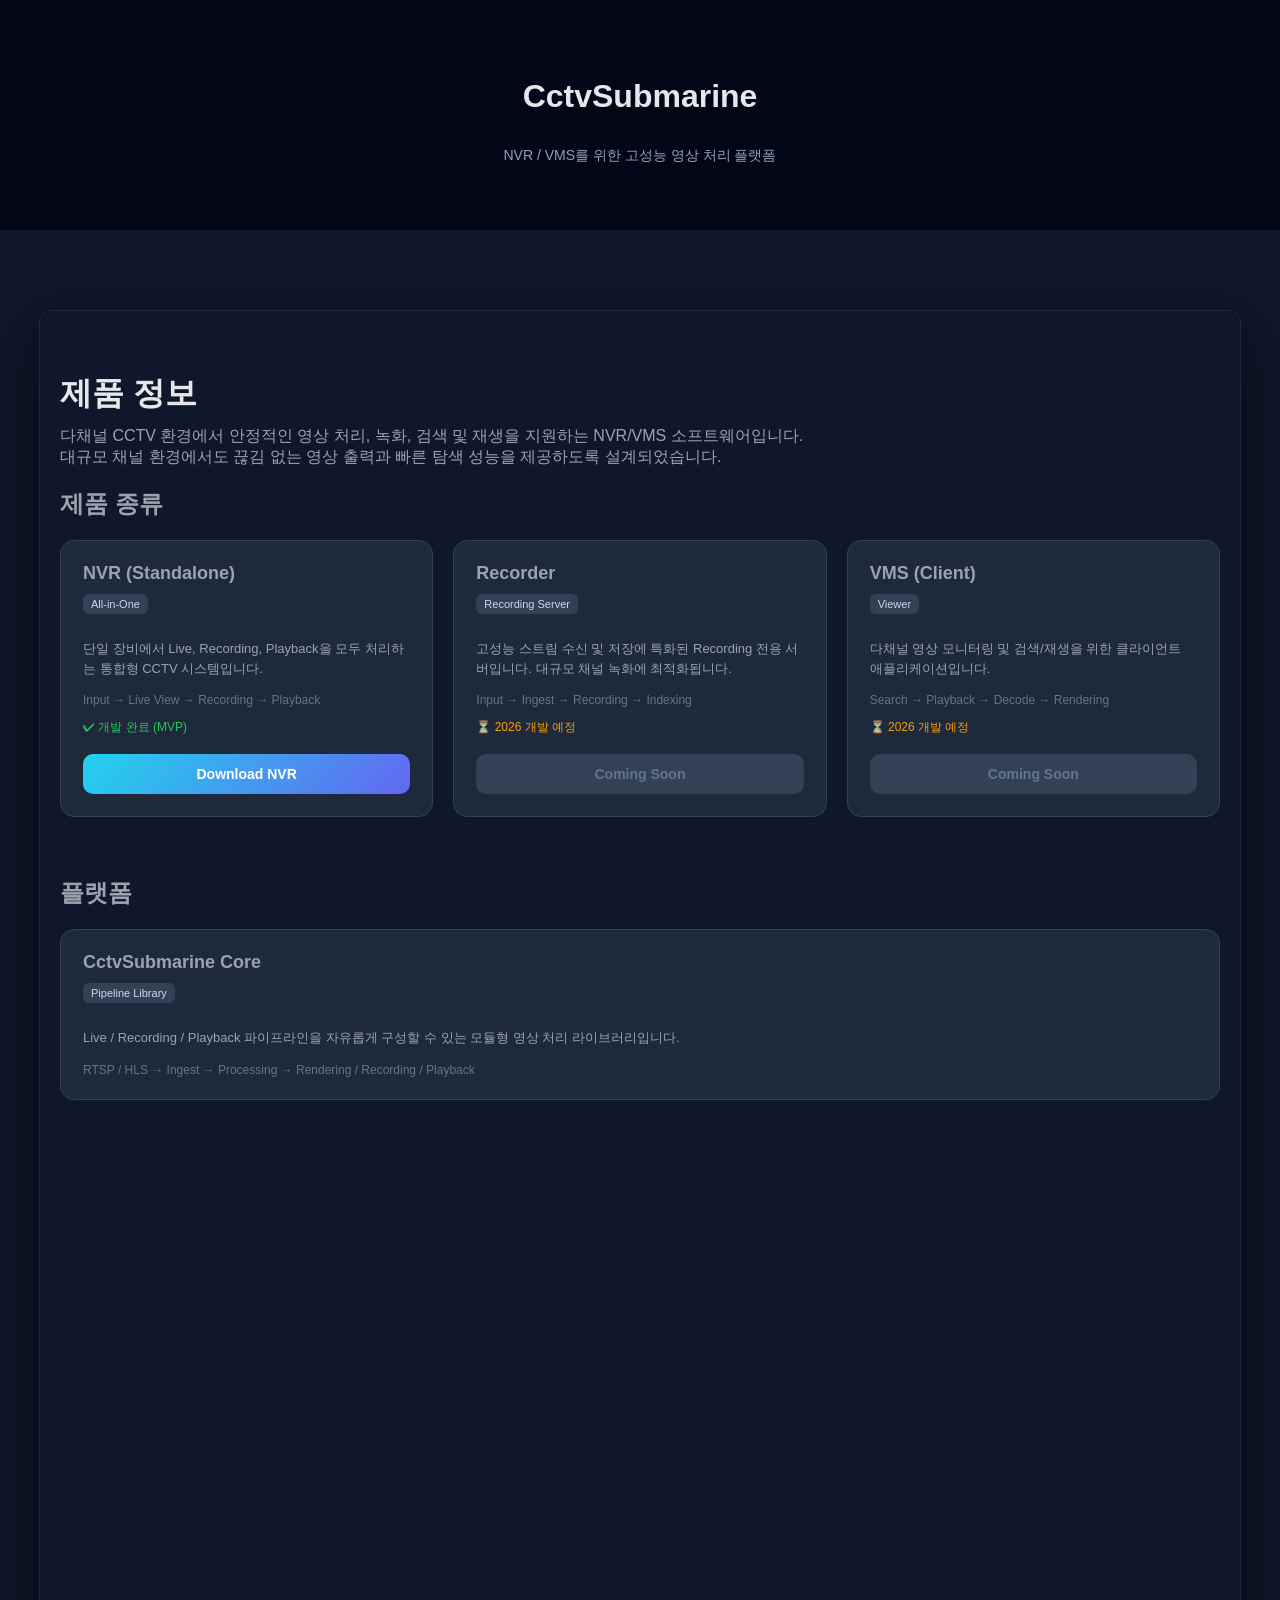
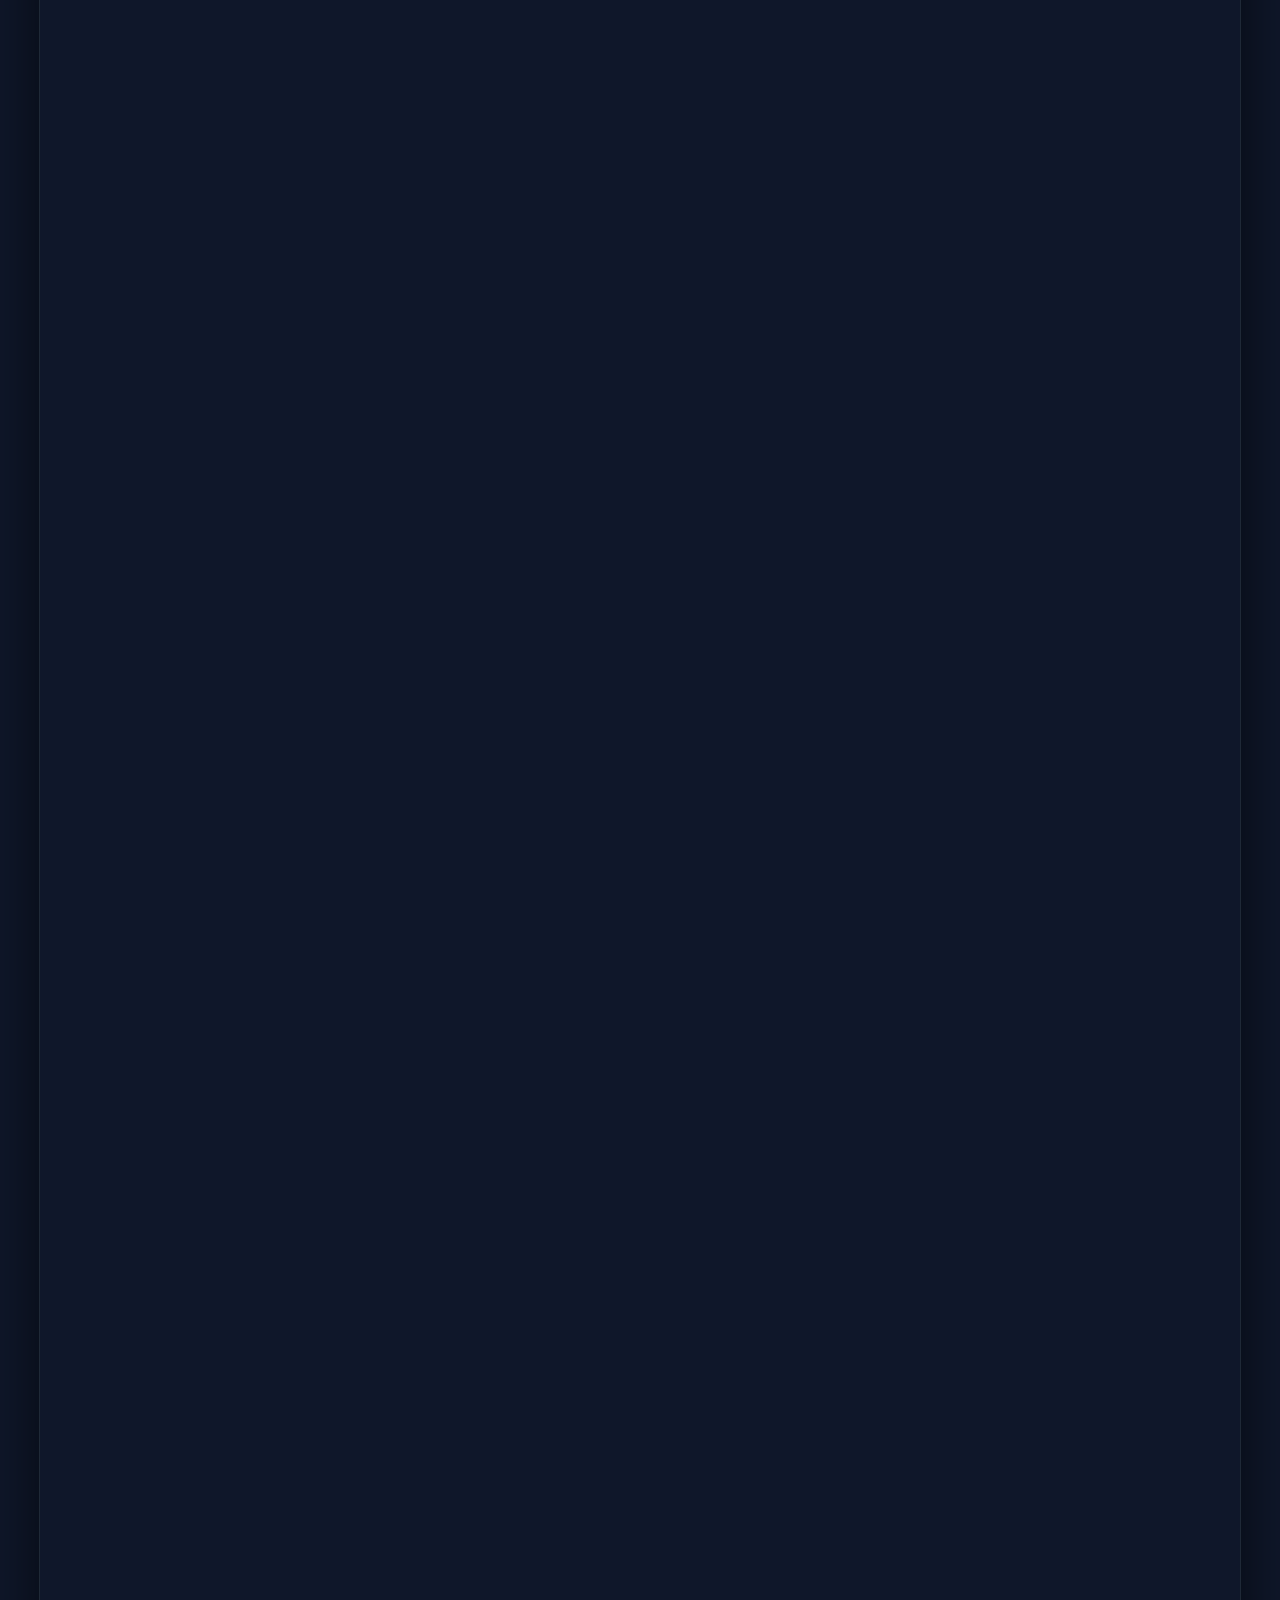
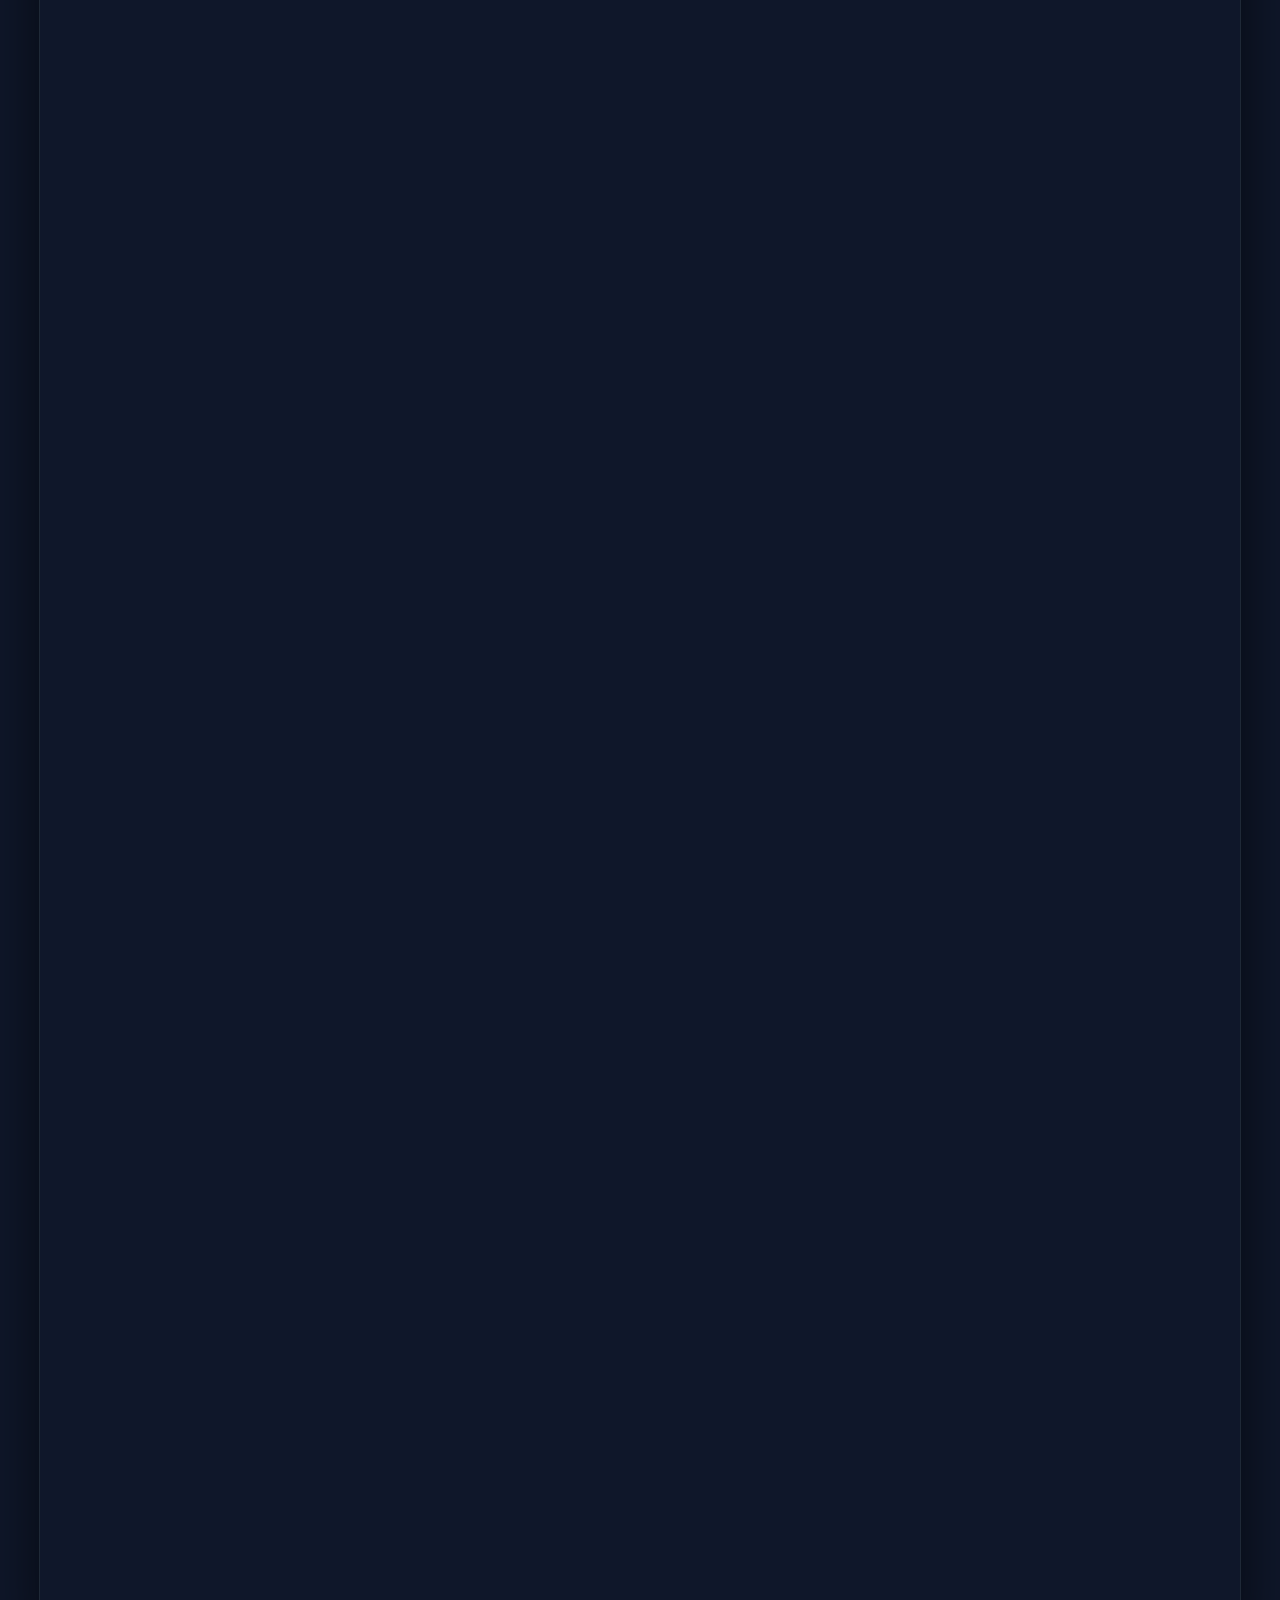
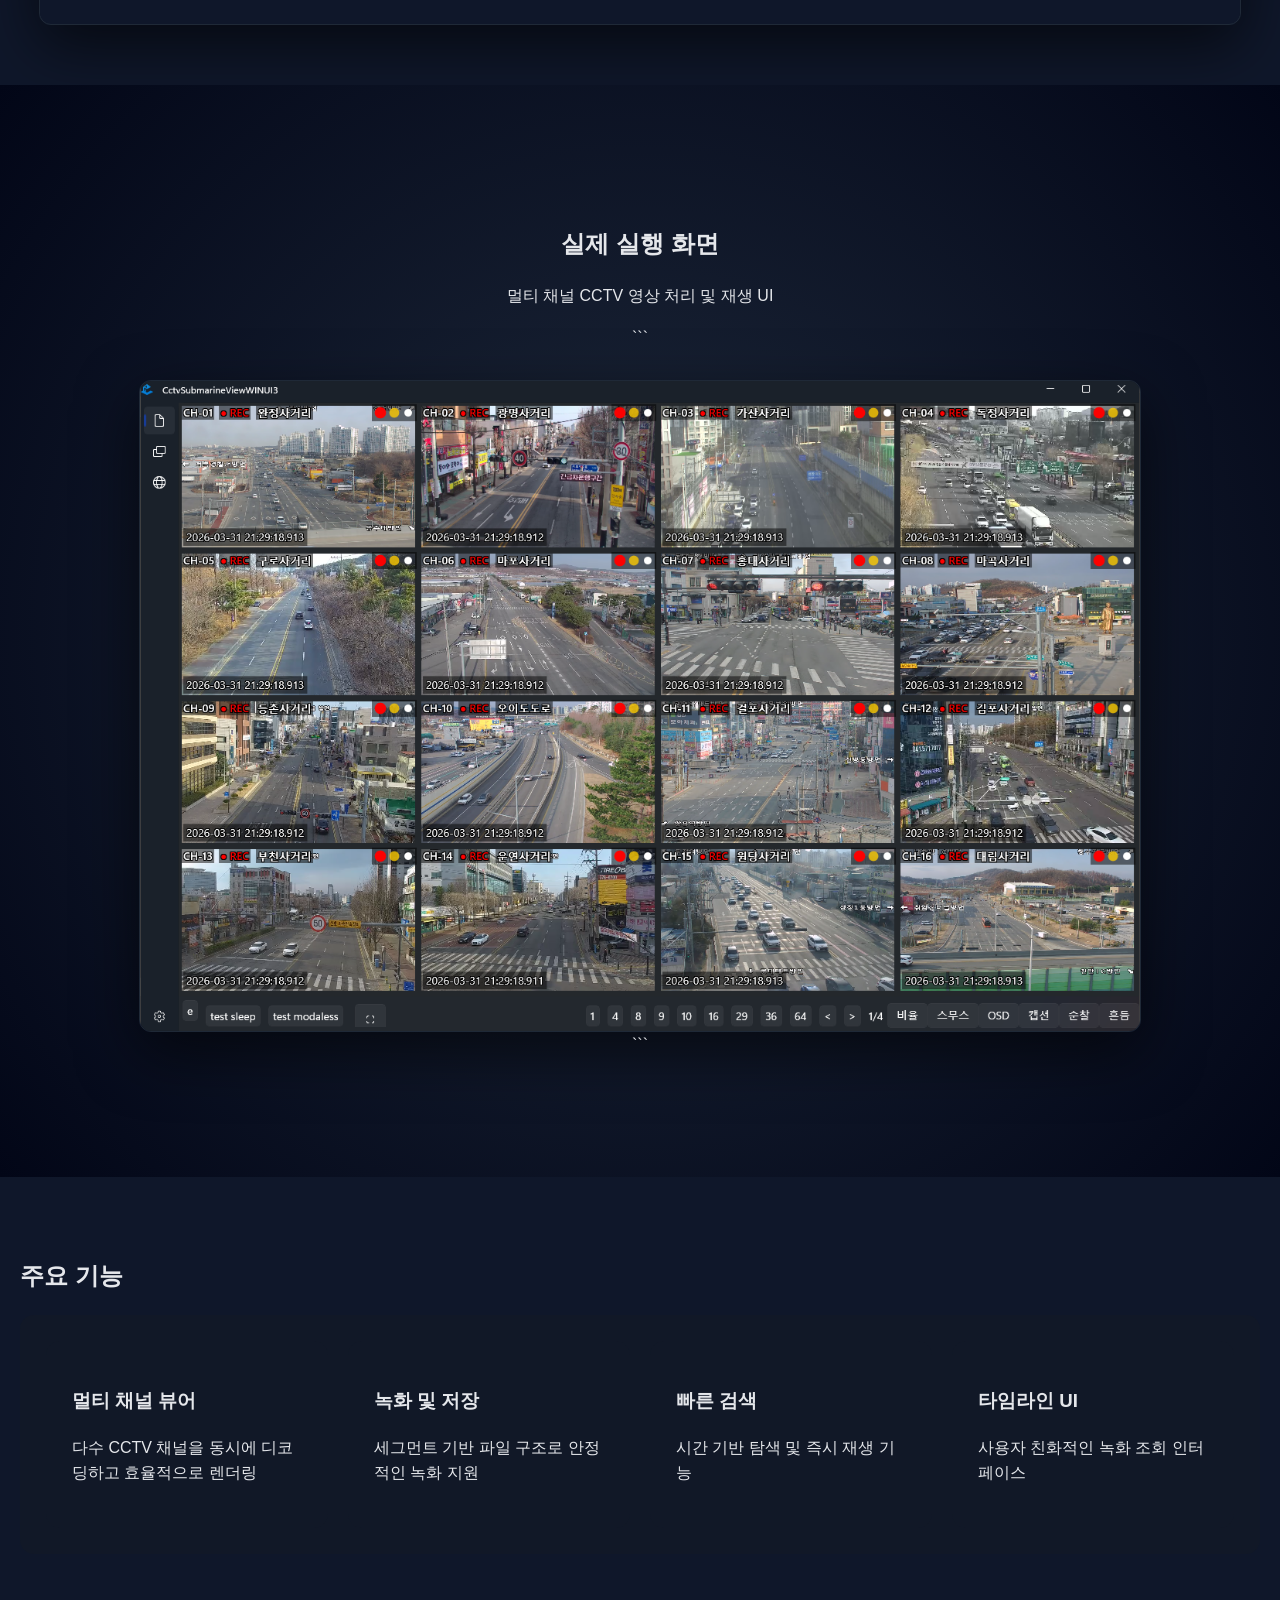
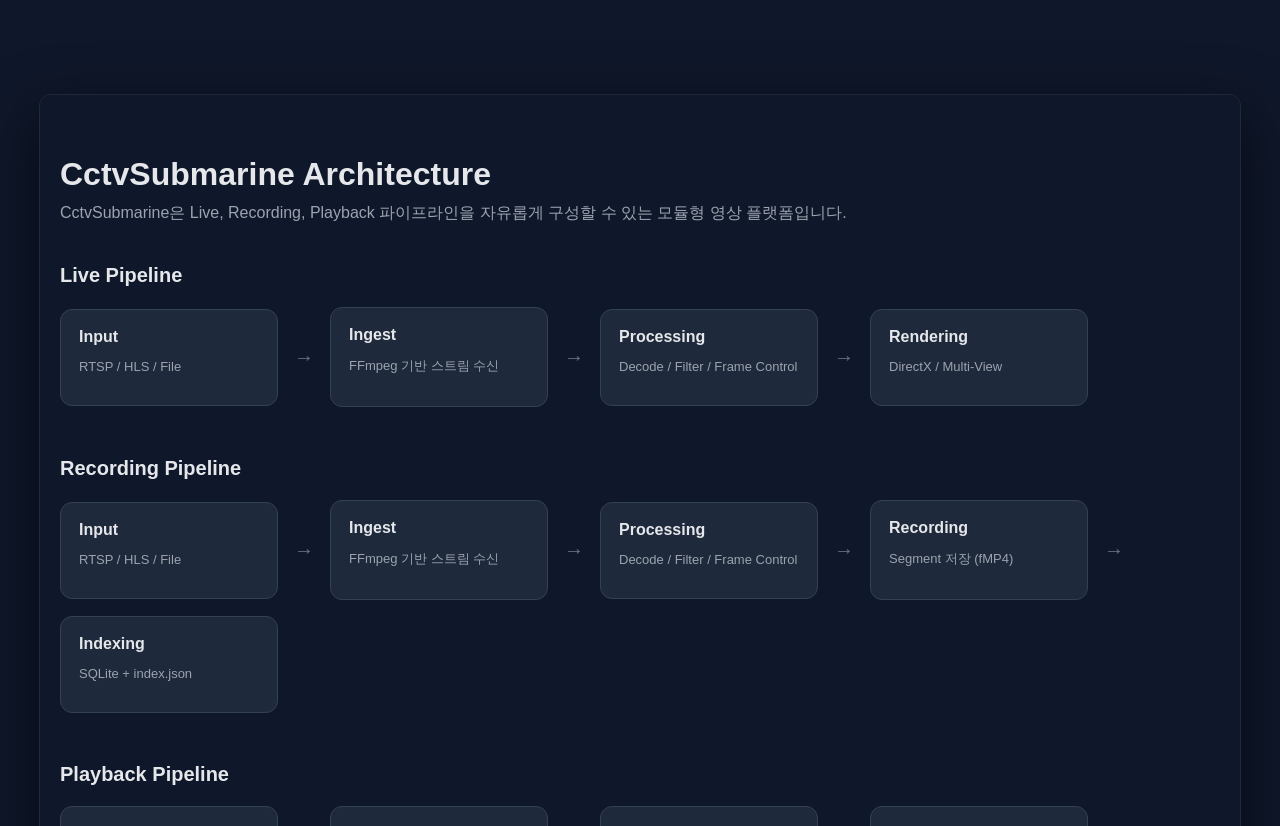
<file: index.html>
<!DOCTYPE html>

<html lang="ko">
<head>
    <meta charset="UTF-8">
    <meta name="viewport" content="width=device-width, initial-scale=1.0">
    <title>CctvSubmarine</title>
    <link rel="stylesheet" href="style.css">
</head>
<body>

<header>
    <h1>CctvSubmarine</h1>
    <p class="subtitle">
        NVR / VMS를 위한 고성능 영상 처리 플랫폼
    </p>
</header>

<!-- 🔥 제품 소개 -->
<!-- 
<section class="intro">
    <h2>제품 소개</h2>
    <p>
        CctvSubmarine은 다채널 CCTV 환경에서 안정적인 영상 처리, 녹화, 검색 및 재생을 제공하기 위한 
        NVR/VMS 소프트웨어 플랫폼입니다.
    </p>
    <p>
        대규모 채널 환경에서도 끊김 없는 영상 출력과 빠른 탐색 성능을 목표로 설계되었습니다.
    </p>
</section>
-->




<!-- Products -->
<section class="products">
    <!-- <h2>Products</h2> -->

    <div class="products-frame">
        <!-- 캐시제거 : ?v=123 -->
        <iframe 
            src="sub/products.html??v=123" 
            frameborder="0"
            loading="lazy">
        </iframe>
        
    </div>
    
</section>



<section class="hero">
    <h2>실제 실행 화면</h2>
    <p>멀티 채널 CCTV 영상 처리 및 재생 UI</p>

```
<div class="main-ui">
    <img src="images/ui_main.png" alt="CctvSubmarine 메인 화면">
</div>
```

</section>



<!-- 🔥 주요 기능 -->

<section class="features">
    <h2>주요 기능</h2>
    <div class="grid">
        <div>
            <h3>멀티 채널 뷰어</h3>
            <p>다수 CCTV 채널을 동시에 디코딩하고 효율적으로 렌더링</p>
        </div>
        <div>
            <h3>녹화 및 저장</h3>
            <p>세그먼트 기반 파일 구조로 안정적인 녹화 지원</p>
        </div>
        <div>
            <h3>빠른 검색</h3>
            <p>시간 기반 탐색 및 즉시 재생 기능</p>
        </div>
        <div>
            <h3>타임라인 UI</h3>
            <p>사용자 친화적인 녹화 조회 인터페이스</p>
        </div>
    </div>
</section>



<!-- 🔥 기술 특징 -->
<!--
<section class="tech">
    <h2>기술 특징</h2>
    <ul>
        <li>✔ FFmpeg 기반 디코딩 및 스트림 처리</li>
        <li>✔ Direct3D / DirectComposition 렌더링</li>
        <li>✔ 세그먼트 기반 fMP4 구조</li>
        <li>✔ SQLite 기반 녹화 인덱싱</li>
    </ul>
</section>
--> 


<!-- 🔥 스크린샷 -->
<!--
<section class="screenshots">
    <h2>스크린샷</h2>
    <div class="shot-grid">
        <img src="images/view1.png">
        <img src="images/view2.png">
        <img src="images/view3.png">
    </div>
</section>
-->



<!-- 🔥 핵심 특징 -->
<!--
<section class="hero">
    <h2>왜 CctvSubmarine 인가?</h2>
    <ul>
        <li>✔ 64채널 이상의 멀티 스트림 처리</li>
        <li>✔ 세그먼트 기반 고속 검색 및 재생</li>
        <li>✔ DirectX 기반 GPU 가속 렌더링</li>
        <li>✔ 안정적인 실시간 스트림 처리 (RTSP / HLS)</li>
    </ul>
</section>
-->

<!-- 🔥 향후 계획 -->
<!--
<section class="roadmap">
    <h2>향후 계획</h2>
    <ul>
        <li>✔ PC-NVR Windows 버전 배포</li>
        <li>🔜 클라우드 기반 VMS</li>
        <li>🔜 모바일 연동</li>
    </ul>
</section>
-->




<!-- Architecture -->
<section class="architecture">

    <!-- <h2>Architecture</h2> -->

    <div class="architecture-frame">
        <iframe 
            src="sub/CctvSubmarine Architecture.html"
            frameborder="0"
            loading="lazy">
        </iframe>

    </div>
</section>



<!-- Products-nvr -->
<section class="products-nvr">
    <!-- <h2>Products</h2> -->

    <div class="products-nvr-frame">
        <iframe 
            src="sub/products-nvr.html"
            frameborder="0"
            loading="lazy">
        </iframe>
        
    </div>
    
</section>


<!-- Products-recorder -->
<section class="products-recorder">
    <!-- <h2>Products</h2> -->

    <div class="products-recorder-frame">
        <iframe 
            src="sub/products-recorder.html"
            frameborder="0"
            loading="lazy">
        </iframe>
        
    </div>
    
</section>


<!-- Products-vms -->
<section class="products-vms">
    <!-- <h2>Products</h2> -->

    <div class="products-vms-frame">
        <iframe 
            src="sub/products-vms.html"
            frameborder="0"
            loading="lazy">
        </iframe>
        
    </div>
    
</section>

<footer>
    <p>© 2026 CctvSubmarine</p>
</footer>

</body>
</html>

<script>
    window.addEventListener("message", function(e) {
        if (e.data.type === "resize") {

            if (e.data.source === "architecture") {
                const iframe = document.querySelector(".architecture-frame iframe");
                iframe.style.height = e.data.height + "px";
            }

            if (e.data.source === "products") {
                const iframe = document.querySelector(".products-frame iframe");
                iframe.style.height = e.data.height + "px";
            }

            if (e.data.source === "products-nvr") {
                const iframe = document.querySelector(".products-nvr-frame iframe");
                iframe.style.height = e.data.height + "px";
            }

            if (e.data.source === "products-recorder") {
                const iframe = document.querySelector(".products-recorder-frame iframe");
                iframe.style.height = e.data.height + "px";
            }

            if (e.data.source === "products-vms") {
                const iframe = document.querySelector(".products-vms-frame iframe");
                iframe.style.height = e.data.height + "px";
            }

        }
    });
</script>
</file>
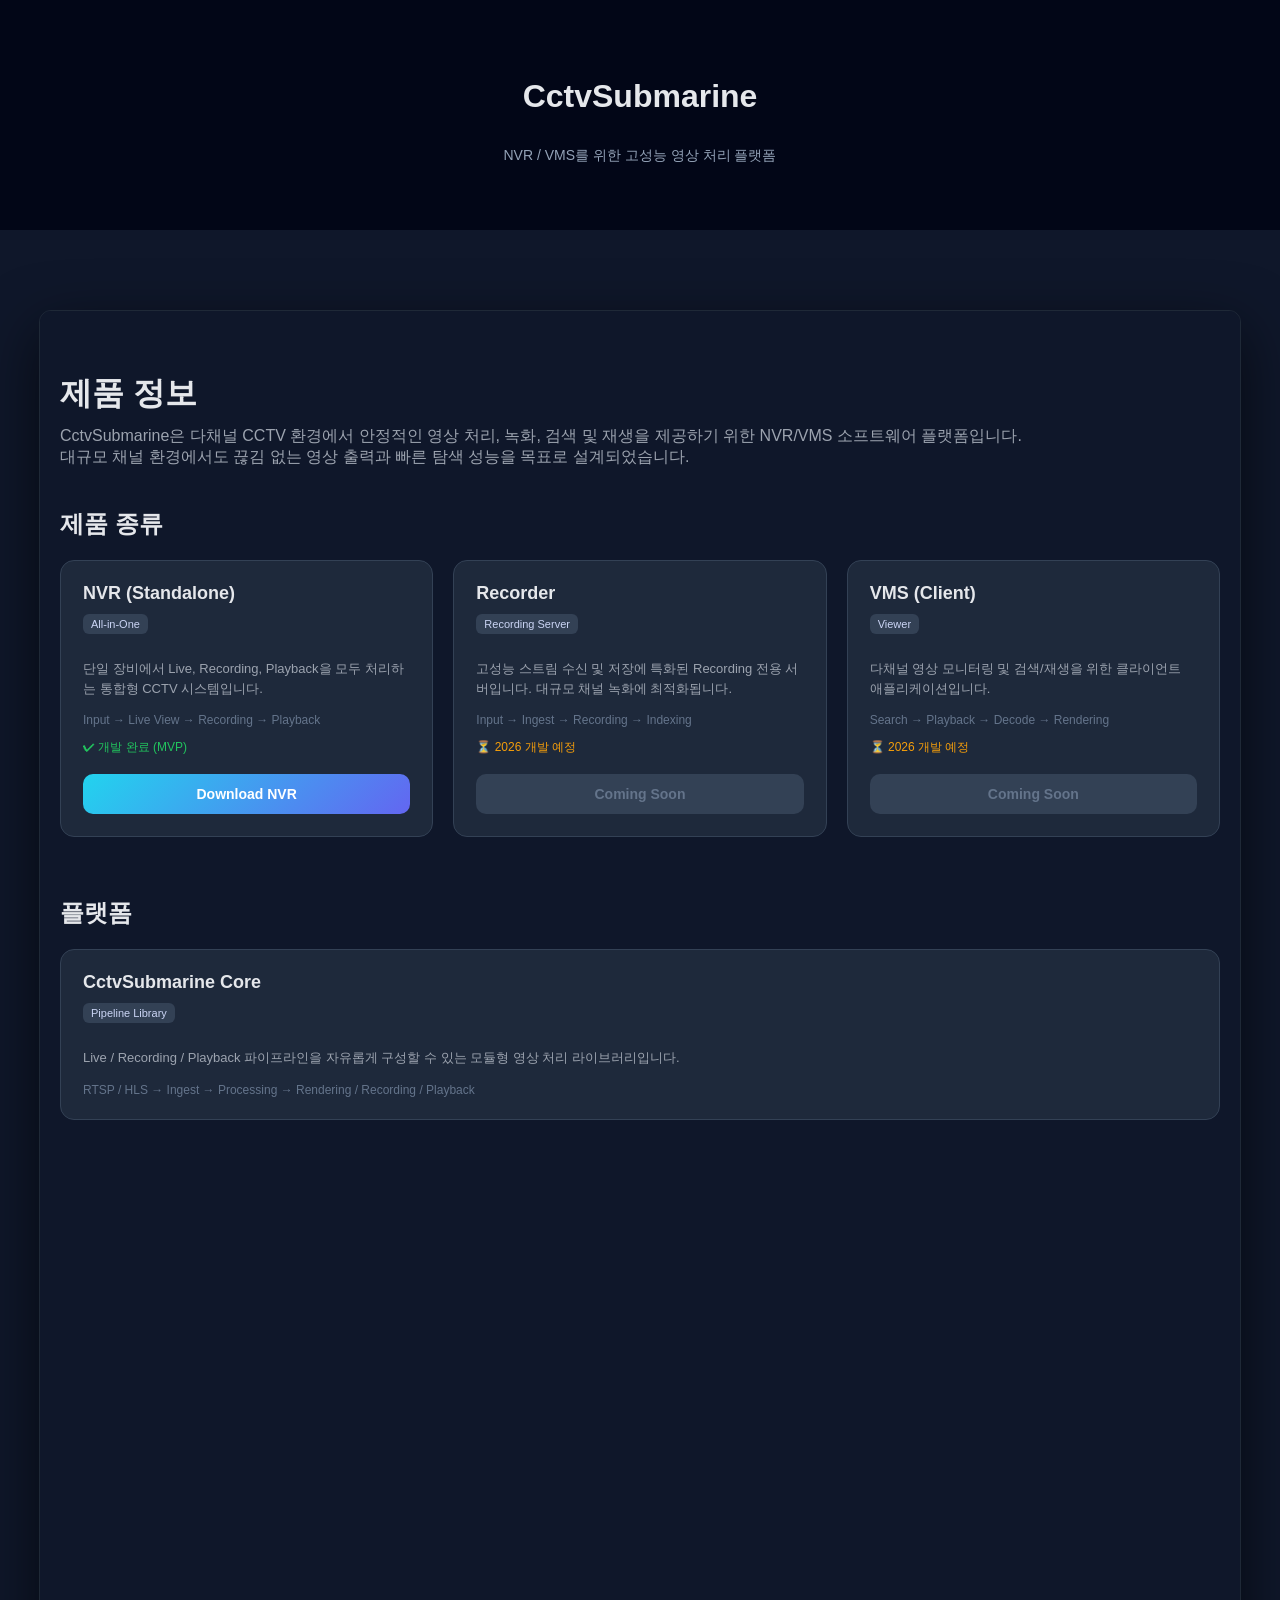
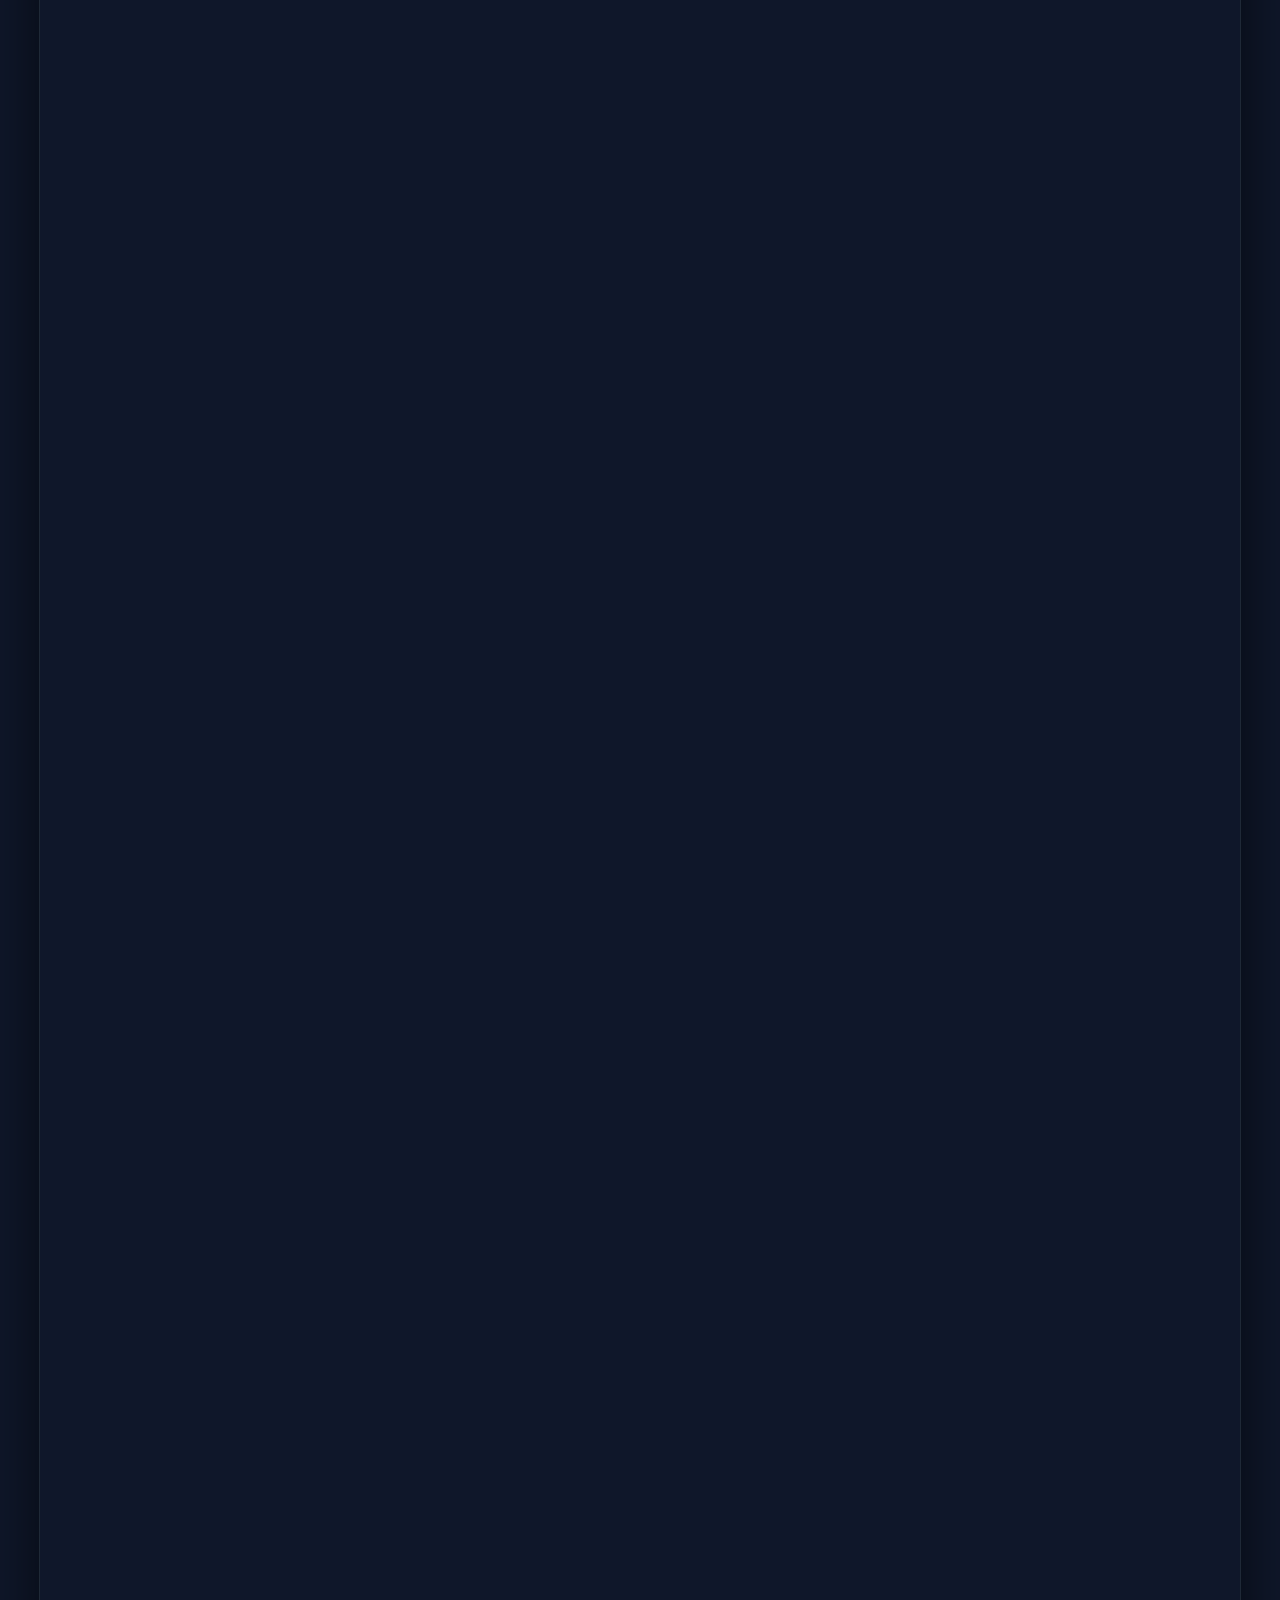
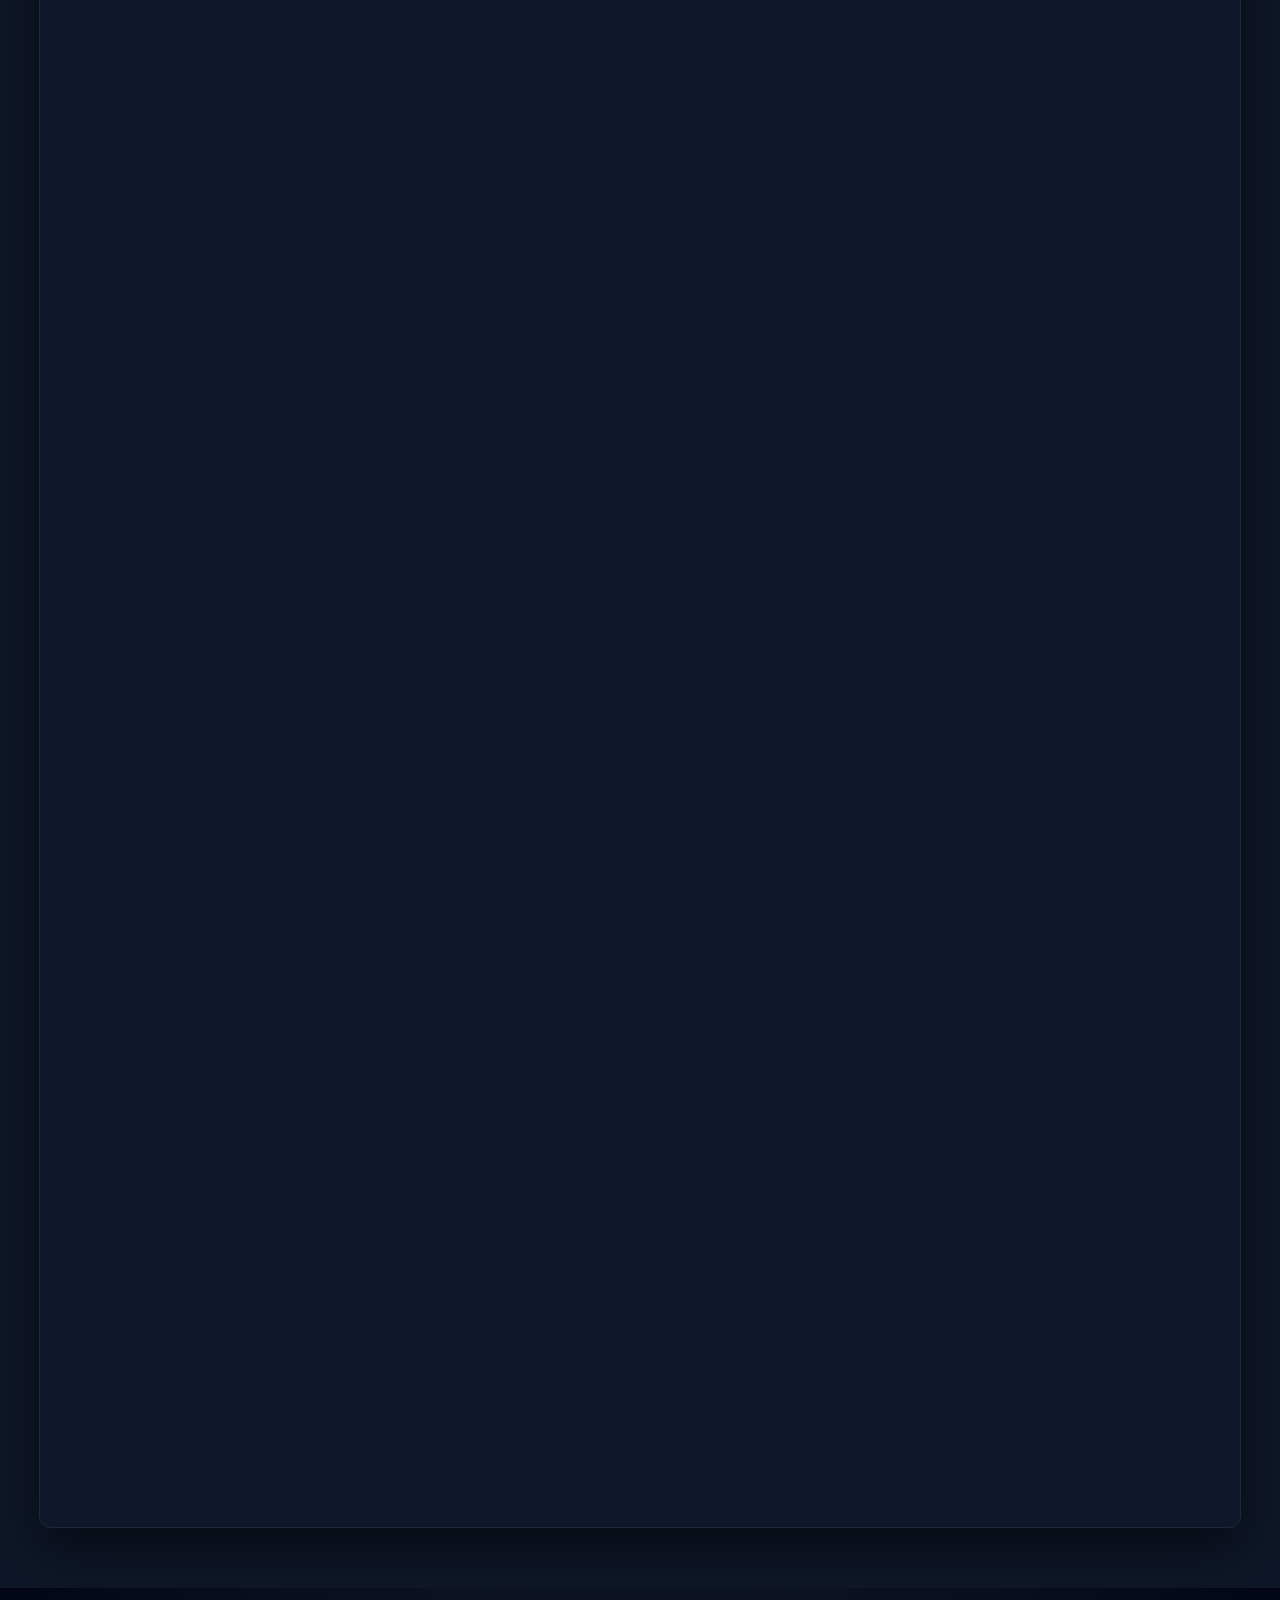
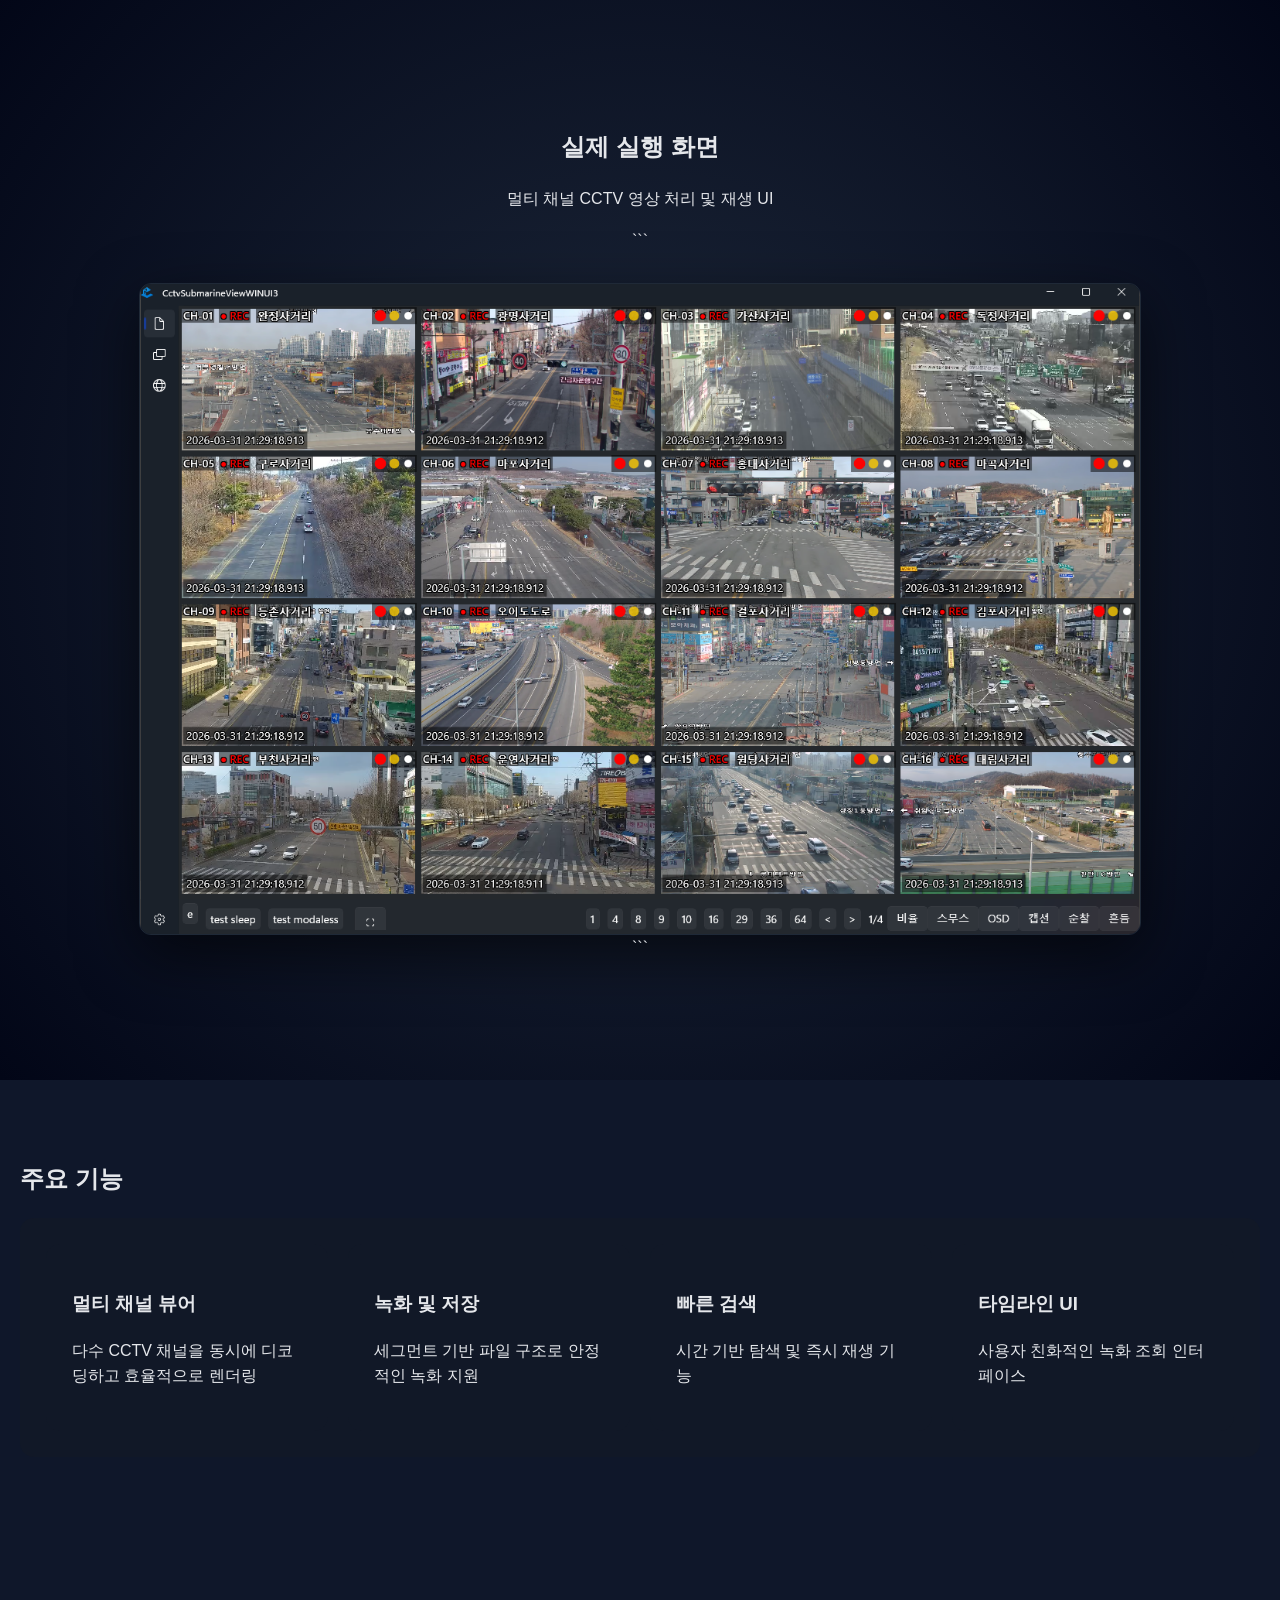
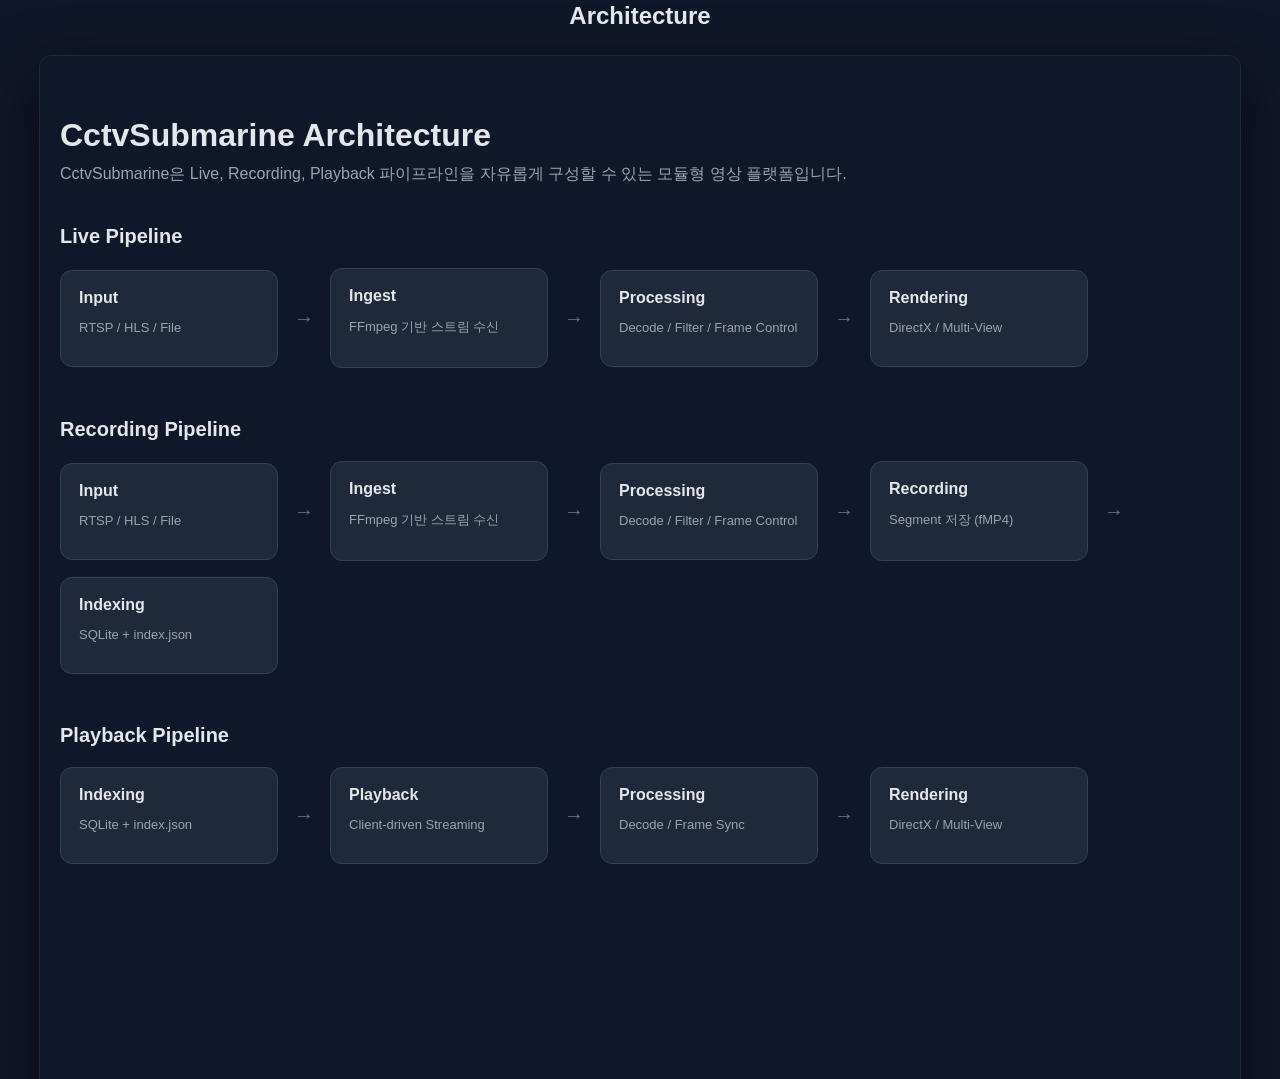
<file: root/index.html>
<!DOCTYPE html>

<html lang="ko">
<head>
    <meta charset="UTF-8">
    <meta name="viewport" content="width=device-width, initial-scale=1.0">
    <title>CctvSubmarine</title>
    <link rel="stylesheet" href="style.css">
</head>
<body>

<header>
    <h1>CctvSubmarine</h1>
    <p class="subtitle">
        NVR / VMS를 위한 고성능 영상 처리 플랫폼
    </p>
</header>

<!-- 🔥 제품 소개 -->
<!-- 
<section class="intro">
    <h2>제품 소개</h2>
    <p>
        CctvSubmarine은 다채널 CCTV 환경에서 안정적인 영상 처리, 녹화, 검색 및 재생을 제공하기 위한 
        NVR/VMS 소프트웨어 플랫폼입니다.
    </p>
    <p>
        대규모 채널 환경에서도 끊김 없는 영상 출력과 빠른 탐색 성능을 목표로 설계되었습니다.
    </p>
</section>
-->




<!-- Products -->
<section class="products">
    <!-- <h2>Products</h2> -->

    <div class="products-frame">
        <iframe 
            src="sub/products.html"
            frameborder="0"
            loading="lazy">
        </iframe>
        
    </div>
    
</section>



<section class="hero">
    <h2>실제 실행 화면</h2>
    <p>멀티 채널 CCTV 영상 처리 및 재생 UI</p>

```
<div class="main-ui">
    <img src="images/ui_main.png" alt="CctvSubmarine 메인 화면">
</div>
```

</section>



<!-- 🔥 주요 기능 -->

<section class="features">
    <h2>주요 기능</h2>
    <div class="grid">
        <div>
            <h3>멀티 채널 뷰어</h3>
            <p>다수 CCTV 채널을 동시에 디코딩하고 효율적으로 렌더링</p>
        </div>
        <div>
            <h3>녹화 및 저장</h3>
            <p>세그먼트 기반 파일 구조로 안정적인 녹화 지원</p>
        </div>
        <div>
            <h3>빠른 검색</h3>
            <p>시간 기반 탐색 및 즉시 재생 기능</p>
        </div>
        <div>
            <h3>타임라인 UI</h3>
            <p>사용자 친화적인 녹화 조회 인터페이스</p>
        </div>
    </div>
</section>



<!-- 🔥 기술 특징 -->
<!--
<section class="tech">
    <h2>기술 특징</h2>
    <ul>
        <li>✔ FFmpeg 기반 디코딩 및 스트림 처리</li>
        <li>✔ Direct3D / DirectComposition 렌더링</li>
        <li>✔ 세그먼트 기반 fMP4 구조</li>
        <li>✔ SQLite 기반 녹화 인덱싱</li>
    </ul>
</section>
--> 


<!-- 🔥 스크린샷 -->
<!--
<section class="screenshots">
    <h2>스크린샷</h2>
    <div class="shot-grid">
        <img src="images/view1.png">
        <img src="images/view2.png">
        <img src="images/view3.png">
    </div>
</section>
-->



<!-- 🔥 핵심 특징 -->
<!--
<section class="hero">
    <h2>왜 CctvSubmarine 인가?</h2>
    <ul>
        <li>✔ 64채널 이상의 멀티 스트림 처리</li>
        <li>✔ 세그먼트 기반 고속 검색 및 재생</li>
        <li>✔ DirectX 기반 GPU 가속 렌더링</li>
        <li>✔ 안정적인 실시간 스트림 처리 (RTSP / HLS)</li>
    </ul>
</section>
-->

<!-- 🔥 향후 계획 -->
<!--
<section class="roadmap">
    <h2>향후 계획</h2>
    <ul>
        <li>✔ PC-NVR Windows 버전 배포</li>
        <li>🔜 클라우드 기반 VMS</li>
        <li>🔜 모바일 연동</li>
    </ul>
</section>
-->




<!-- Architecture -->
<section class="architecture">
    <h2>Architecture</h2>

    <div class="architecture-frame">
        <iframe 
            src="sub/CctvSubmarine Architecture.html"
            frameborder="0"
            loading="lazy">
        </iframe>

    </div>
</section>



<!-- Products-nvr -->
<section class="products-nvr">
    <h2>Products</h2>

    <div class="products-nvr-frame">
        <iframe 
            src="sub/products-nvr.html"
            frameborder="0"
            loading="lazy">
        </iframe>
        
    </div>
    
</section>


<!-- Products-recorder -->
<section class="products-recorder">
    <h2>Products</h2>

    <div class="products-recorder-frame">
        <iframe 
            src="sub/products-recorder.html"
            frameborder="0"
            loading="lazy">
        </iframe>
        
    </div>
    
</section>


<!-- Products-vms -->
<section class="products-vms">
    <h2>Products</h2>

    <div class="products-vms-frame">
        <iframe 
            src="sub/products-vms.html"
            frameborder="0"
            loading="lazy">
        </iframe>
        
    </div>
    
</section>

<footer>
    <p>© 2026 CctvSubmarine</p>
</footer>

</body>
</html>

<script>
    window.addEventListener("message", function(e) {
        if (e.data.type === "resize") {

            if (e.data.source === "architecture") {
                const iframe = document.querySelector(".architecture-frame iframe");
                iframe.style.height = e.data.height + "px";
            }

            if (e.data.source === "products") {
                const iframe = document.querySelector(".products-frame iframe");
                iframe.style.height = e.data.height + "px";
            }

            if (e.data.source === "products-nvr") {
                const iframe = document.querySelector(".products-nvr-frame iframe");
                iframe.style.height = e.data.height + "px";
            }

            if (e.data.source === "products-recorder") {
                const iframe = document.querySelector(".products-recorder-frame iframe");
                iframe.style.height = e.data.height + "px";
            }

            if (e.data.source === "products-vms") {
                const iframe = document.querySelector(".products-vms-frame iframe");
                iframe.style.height = e.data.height + "px";
            }

        }
    });
</script>
</file>
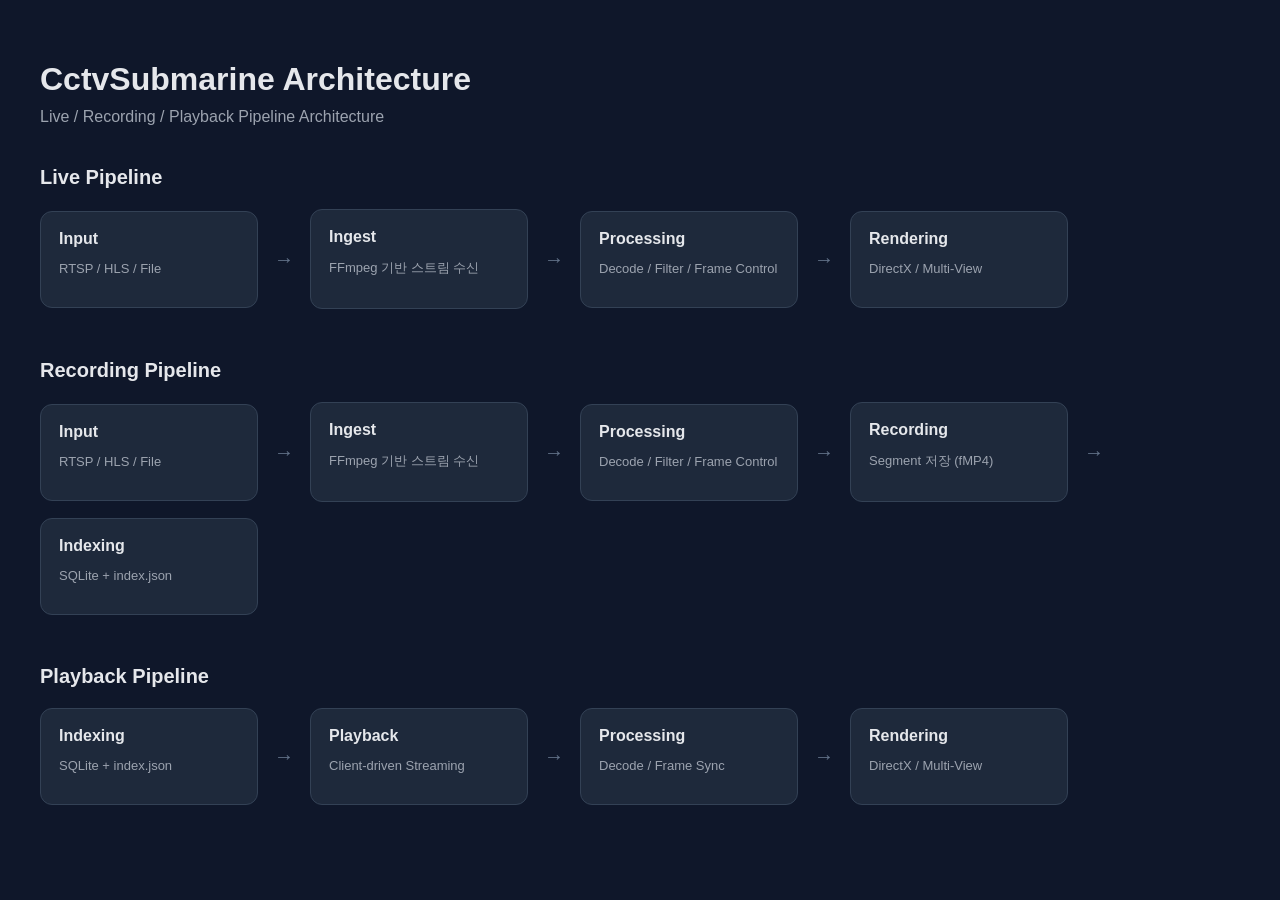
<file: sub/CctvSubmarine Architecture-00.html>
<!DOCTYPE html>
<html lang="ko">
<head>
<meta charset="UTF-8">
<meta name="viewport" content="width=device-width, initial-scale=1.0">
<title>CctvSubmarine - Architecture Overview</title>

<style>
body {
    margin: 0;
    font-family: 'Segoe UI', 'Pretendard', sans-serif;
    background: #0f172a;
    color: #e5e7eb;
}

.container {
    max-width: 1200px;
    margin: 0 auto;
    padding: 40px 20px;
}

h1 {
    font-size: 32px;
    margin-bottom: 10px;
}

.subtitle {
    color: #9ca3af;
    margin-bottom: 40px;
}

/* pipeline section */
.pipeline-section {
    margin-bottom: 50px;
}

.pipeline-title {
    font-size: 20px;
    margin-bottom: 20px;
    font-weight: bold;
}

/* pipeline */
.pipeline {
    display: flex;
    flex-wrap: wrap;
    align-items: center;
    gap: 16px;
}

/* box */
.box {
    min-width: 180px;
    padding: 18px;
    border-radius: 12px;
    background: #1e293b;
    border: 1px solid #334155;
    transition: all 0.2s;
}

.box:hover {
    transform: translateY(-4px);
    border-color: #38bdf8;
}

.box h3 {
    margin: 0 0 8px;
    font-size: 16px;
}

.box p {
    font-size: 13px;
    color: #9ca3af;
}

.arrow {
    font-size: 20px;
    color: #64748b;
}
</style>

</head>
<body>

<div class="container">

    <h1>CctvSubmarine Architecture</h1>
    <div class="subtitle">
        Live / Recording / Playback Pipeline Architecture
    </div>

    <!-- LIVE PIPELINE -->
    <div class="pipeline-section">
        <div class="pipeline-title">Live Pipeline</div>

        <div class="pipeline">

            <div class="box">
                <h3>Input</h3>
                <p>RTSP / HLS / File</p>
            </div>

            <div class="arrow">→</div>

            <div class="box">
                <h3>Ingest</h3>
                <p>FFmpeg 기반 스트림 수신</p>
            </div>

            <div class="arrow">→</div>

            <div class="box">
                <h3>Processing</h3>
                <p>Decode / Filter / Frame Control</p>
            </div>

            <div class="arrow">→</div>

            <div class="box">
                <h3>Rendering</h3>
                <p>DirectX / Multi-View</p>
            </div>

        </div>
    </div>

    <!-- RECORDING PIPELINE -->
    <div class="pipeline-section">
        <div class="pipeline-title">Recording Pipeline</div>

        <div class="pipeline">

            <div class="box">
                <h3>Input</h3>
                <p>RTSP / HLS / File</p>
            </div>

            <div class="arrow">→</div>

            <div class="box">
                <h3>Ingest</h3>
                <p>FFmpeg 기반 스트림 수신</p>
            </div>

            <div class="arrow">→</div>

            <div class="box">
                <h3>Processing</h3>
                <p>Decode / Filter / Frame Control</p>
            </div>

            <div class="arrow">→</div>

            <div class="box">
                <h3>Recording</h3>
                <p>Segment 저장 (fMP4)</p>
            </div>

            <div class="arrow">→</div>

            <div class="box">
                <h3>Indexing</h3>
                <p>SQLite + index.json</p>
            </div>

        </div>
    </div>

    <!-- PLAYBACK PIPELINE -->
    <div class="pipeline-section">
        <div class="pipeline-title">Playback Pipeline</div>

        <div class="pipeline">

            <div class="box">
                <h3>Indexing</h3>
                <p>SQLite + index.json</p>
            </div>

            <div class="arrow">→</div>

            <div class="box">
                <h3>Playback</h3>
                <p>Client-driven Streaming</p>
            </div>

            <div class="arrow">→</div>

            <div class="box">
                <h3>Processing</h3>
                <p>Decode / Frame Sync</p>
            </div>

            <div class="arrow">→</div>

            <div class="box">
                <h3>Rendering</h3>
                <p>DirectX / Multi-View</p>
            </div>

        </div>
    </div>

</div>

</body>
</html>
</file>
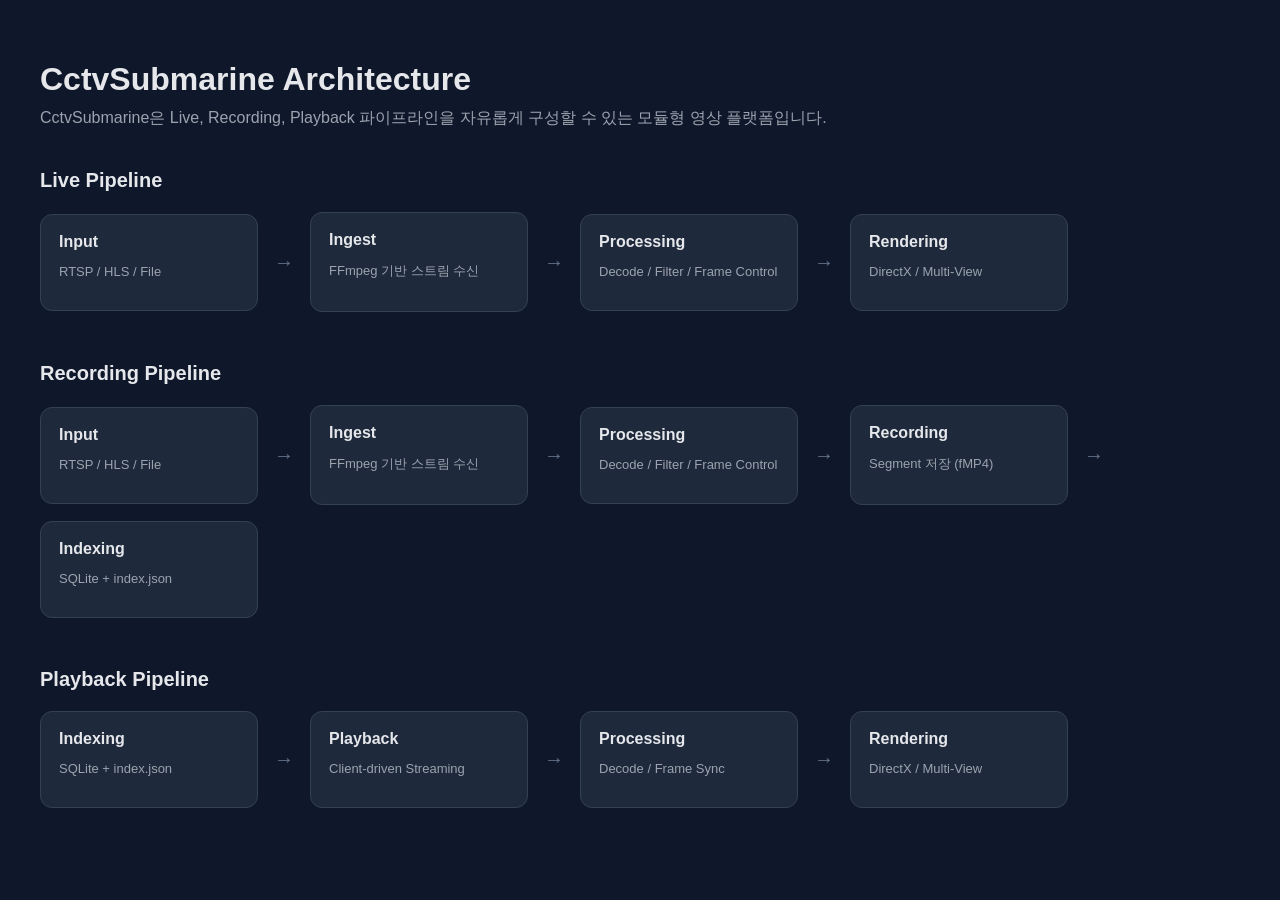
<file: sub/CctvSubmarine Architecture.html>
<!DOCTYPE html>
<html lang="ko">
<head>
<meta charset="UTF-8">
<meta name="viewport" content="width=device-width, initial-scale=1.0">
<title>CctvSubmarine - Architecture Overview</title>

<style>
body {
    margin: 0;
    font-family: 'Segoe UI', 'Pretendard', sans-serif;
    background: #0f172a;
    color: #e5e7eb;
}

.container {
    max-width: 1200px;
    margin: 0 auto;
    padding: 40px 20px;
}

h1 {
    font-size: 32px;
    margin-bottom: 10px;
}

.subtitle {
    color: #9ca3af;
    margin-bottom: 40px;
}

/* pipeline section */
.pipeline-section {
    margin-bottom: 50px;
}

.pipeline-title {
    font-size: 20px;
    margin-bottom: 20px;
    font-weight: bold;
}

/* pipeline */
.pipeline {
    display: flex;
    flex-wrap: wrap;
    align-items: center;
    gap: 16px;
}

/* box */
.box {
    min-width: 180px;
    padding: 18px;
    border-radius: 12px;
    background: #1e293b;
    border: 1px solid #334155;
    transition: all 0.2s;
}

.box:hover {
    transform: translateY(-4px);
    border-color: #38bdf8;
}

.box h3 {
    margin: 0 0 8px;
    font-size: 16px;
}

.box p {
    font-size: 13px;
    color: #9ca3af;
}

.arrow {
    font-size: 20px;
    color: #64748b;
}
</style>

</head>
<body>

<div class="container">

    <h1>CctvSubmarine Architecture</h1>
    <div class="subtitle">
        CctvSubmarine은 Live, Recording, Playback 파이프라인을 자유롭게 구성할 수 있는 모듈형 영상 플랫폼입니다.
    </div>

    <!-- LIVE PIPELINE -->
    <div class="pipeline-section">
        <div class="pipeline-title">Live Pipeline</div>

        <div class="pipeline">

            <div class="box">
                <h3>Input</h3>
                <p>RTSP / HLS / File</p>
            </div>

            <div class="arrow">→</div>

            <div class="box">
                <h3>Ingest</h3>
                <p>FFmpeg 기반 스트림 수신</p>
            </div>

            <div class="arrow">→</div>

            <div class="box">
                <h3>Processing</h3>
                <p>Decode / Filter / Frame Control</p>
            </div>

            <div class="arrow">→</div>

            <div class="box">
                <h3>Rendering</h3>
                <p>DirectX / Multi-View</p>
            </div>

        </div>
    </div>

    <!-- RECORDING PIPELINE -->
    <div class="pipeline-section">
        <div class="pipeline-title">Recording Pipeline</div>

        <div class="pipeline">

            <div class="box">
                <h3>Input</h3>
                <p>RTSP / HLS / File</p>
            </div>

            <div class="arrow">→</div>

            <div class="box">
                <h3>Ingest</h3>
                <p>FFmpeg 기반 스트림 수신</p>
            </div>

            <div class="arrow">→</div>

            <div class="box">
                <h3>Processing</h3>
                <p>Decode / Filter / Frame Control</p>
            </div>

            <div class="arrow">→</div>

            <div class="box">
                <h3>Recording</h3>
                <p>Segment 저장 (fMP4)</p>
            </div>

            <div class="arrow">→</div>

            <div class="box">
                <h3>Indexing</h3>
                <p>SQLite + index.json</p>
            </div>

        </div>
    </div>

    <!-- PLAYBACK PIPELINE -->
    <div class="pipeline-section">
        <div class="pipeline-title">Playback Pipeline</div>

        <div class="pipeline">

            <div class="box">
                <h3>Indexing</h3>
                <p>SQLite + index.json</p>
            </div>

            <div class="arrow">→</div>

            <div class="box">
                <h3>Playback</h3>
                <p>Client-driven Streaming</p>
            </div>

            <div class="arrow">→</div>

            <div class="box">
                <h3>Processing</h3>
                <p>Decode / Frame Sync</p>
            </div>

            <div class="arrow">→</div>

            <div class="box">
                <h3>Rendering</h3>
                <p>DirectX / Multi-View</p>
            </div>

        </div>
    </div>

</div>

</body>
</html>


<script>
function sendHeight() {
    const height = document.body.scrollHeight;
    parent.postMessage({ 
        type: "resize", 
        source: "architecture",
        height: height 
    }, "*");
}

window.onload = sendHeight;
window.onresize = sendHeight;
</script>
</file>
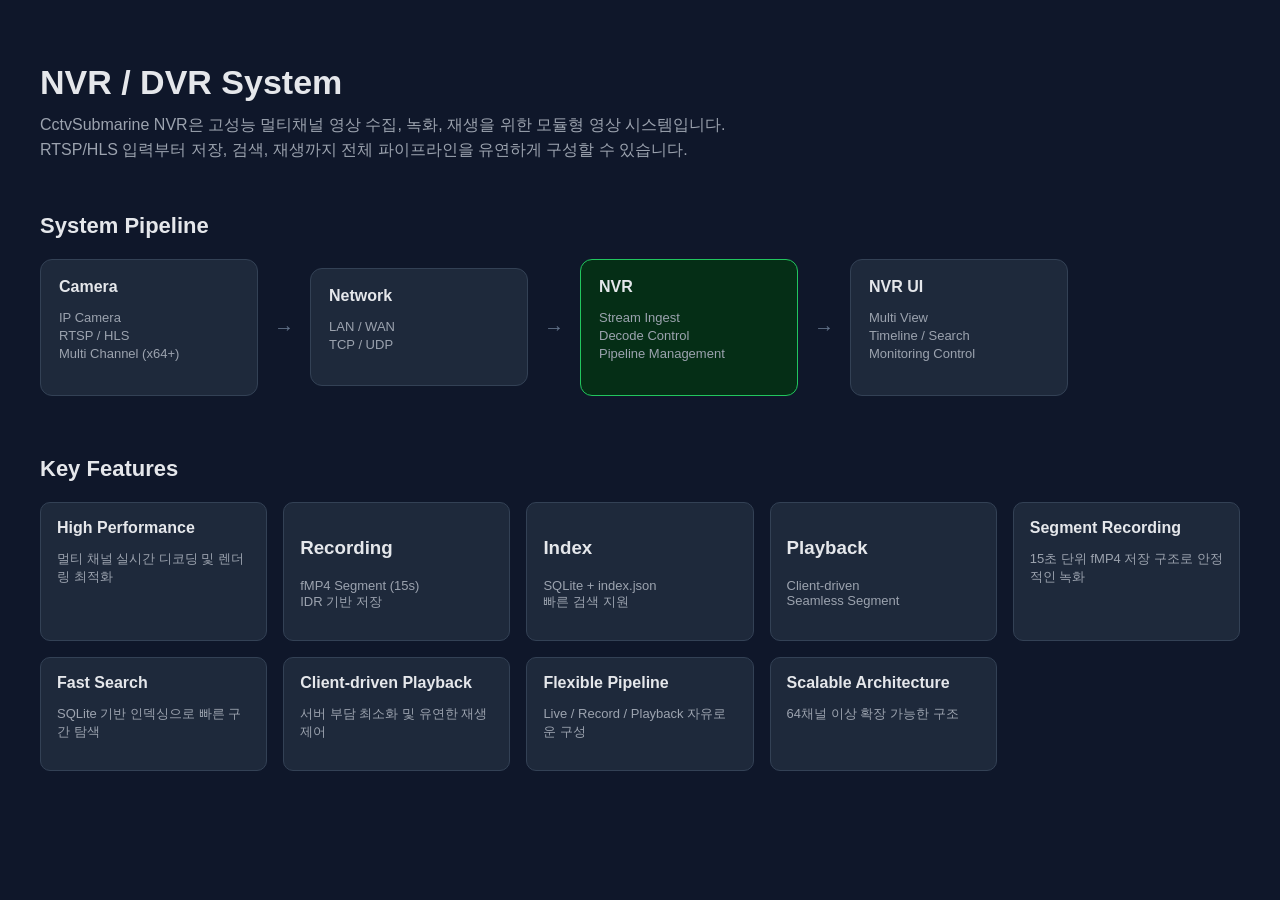
<file: sub/products-nvr.html>
<!DOCTYPE html>
<html lang="ko">
<head>
<meta charset="UTF-8">
<meta name="viewport" content="width=device-width, initial-scale=1.0">
<title>CctvSubmarine - NVR / DVR</title>

<style>
body {
    margin: 0;
    font-family: 'Segoe UI', 'Pretendard', sans-serif;
    background: #0f172a;
    color: #e5e7eb;
}

/* container */
.container {
    max-width: 1200px;
    margin: 0 auto;
    padding: 40px 20px;
}

/* title */
h1 {
    font-size: 34px;
    margin-bottom: 10px;
}

.subtitle {
    color: #9ca3af;
    margin-bottom: 50px;
    line-height: 1.6;
}

/* section */
.section {
    margin-bottom: 60px;
}

.section-title {
    font-size: 22px;
    margin-bottom: 20px;
    font-weight: bold;
}

/* pipeline */
.pipeline {
    display: flex;
    flex-wrap: wrap;
    align-items: center;
    gap: 16px;
}

/* box */
.box {
    min-width: 180px;
    padding: 18px;
    border-radius: 12px;
    background: #1e293b;
    border: 1px solid #334155;
    transition: all 0.2s;
}

.box:hover {
    transform: translateY(-4px);
    border-color: #38bdf8;
}

.box h3 {
    margin: 0 0 8px;
    font-size: 16px;
}

.box p {
    font-size: 13px;
    color: #9ca3af;
    line-height: 1.4;
}

/* arrow */
.arrow {
    font-size: 20px;
    color: #64748b;
}

/* highlight (NVR core 강조) */
.box.highlight {
    border-color: #22c55e;
    background: #052e16;
}

/* feature grid */
.features {
    display: grid;
    grid-template-columns: repeat(auto-fit, minmax(220px, 1fr));
    gap: 16px;
}

.feature {
    padding: 16px;
    border-radius: 10px;
    background: #1e293b;
    border: 1px solid #334155;
}

.feature h4 {
    margin: 0 0 8px;
}

.feature p {
    font-size: 13px;
    color: #9ca3af;
}
</style>

</head>
<body>

<div class="container">

    <!-- TITLE -->
    <h1>NVR / DVR System</h1>
    <div class="subtitle">
        CctvSubmarine NVR은 고성능 멀티채널 영상 수집, 녹화, 재생을 위한 모듈형 영상 시스템입니다.<br>
        RTSP/HLS 입력부터 저장, 검색, 재생까지 전체 파이프라인을 유연하게 구성할 수 있습니다.
    </div>

    <!-- PIPELINE -->
    <div class="section">
        <div class="section-title">System Pipeline</div>

        <div class="pipeline">

            <div class="box">
                <h3>Camera</h3>
                <p>IP Camera<br>RTSP / HLS<br>Multi Channel (x64+)</p>
            </div>

            

            <div class="arrow">→</div>

            <div class="box">
                <h3>Network</h3>
                <p>LAN / WAN<br>TCP / UDP</p>
            </div>

            <div class="arrow">→</div>

            <div class="box highlight">
                <h3>NVR</h3>
                <p>Stream Ingest<br>Decode Control<br>Pipeline Management</p>
            </div>

            <div class="arrow">→</div>

            <div class="box">
                <h3>NVR UI</h3>
                <p>Multi View<br>Timeline / Search<br>Monitoring Control</p>
            </div>

        </div>
    </div>

    <!-- FEATURES -->
    <div class="section">
        <div class="section-title">Key Features</div>

        <div class="features">

            <div class="feature">
                <h4>High Performance</h4>
                <p>멀티 채널 실시간 디코딩 및 렌더링 최적화</p>
            </div>

            <div class="feature">
                <h3>Recording</h3>
                <p>fMP4 Segment (15s)<br>IDR 기반 저장</p>
            </div>

            <div class="feature">
                <h3>Index</h3>
                <p>SQLite + index.json<br>빠른 검색 지원</p>
            </div>

            <div class="feature">
                <h3>Playback</h3>
                <p>Client-driven<br>Seamless Segment</p>
            </div>

            <div class="feature">
                <h4>Segment Recording</h4>
                <p>15초 단위 fMP4 저장 구조로 안정적인 녹화</p>
            </div>

            <div class="feature">
                <h4>Fast Search</h4>
                <p>SQLite 기반 인덱싱으로 빠른 구간 탐색</p>
            </div>

            <div class="feature">
                <h4>Client-driven Playback</h4>
                <p>서버 부담 최소화 및 유연한 재생 제어</p>
            </div>

            <div class="feature">
                <h4>Flexible Pipeline</h4>
                <p>Live / Record / Playback 자유로운 구성</p>
            </div>

            <div class="feature">
                <h4>Scalable Architecture</h4>
                <p>64채널 이상 확장 가능한 구조</p>
            </div>

        </div>
    </div>

</div>

</body>
</html>

<script>
function sendHeight() {
    const height = document.body.scrollHeight;
    parent.postMessage({ 
        type: "resize", 
        source: "products-nvr",
        height: height 
    }, "*");
}

window.onload = sendHeight;
window.onresize = sendHeight;
</script>
</file>
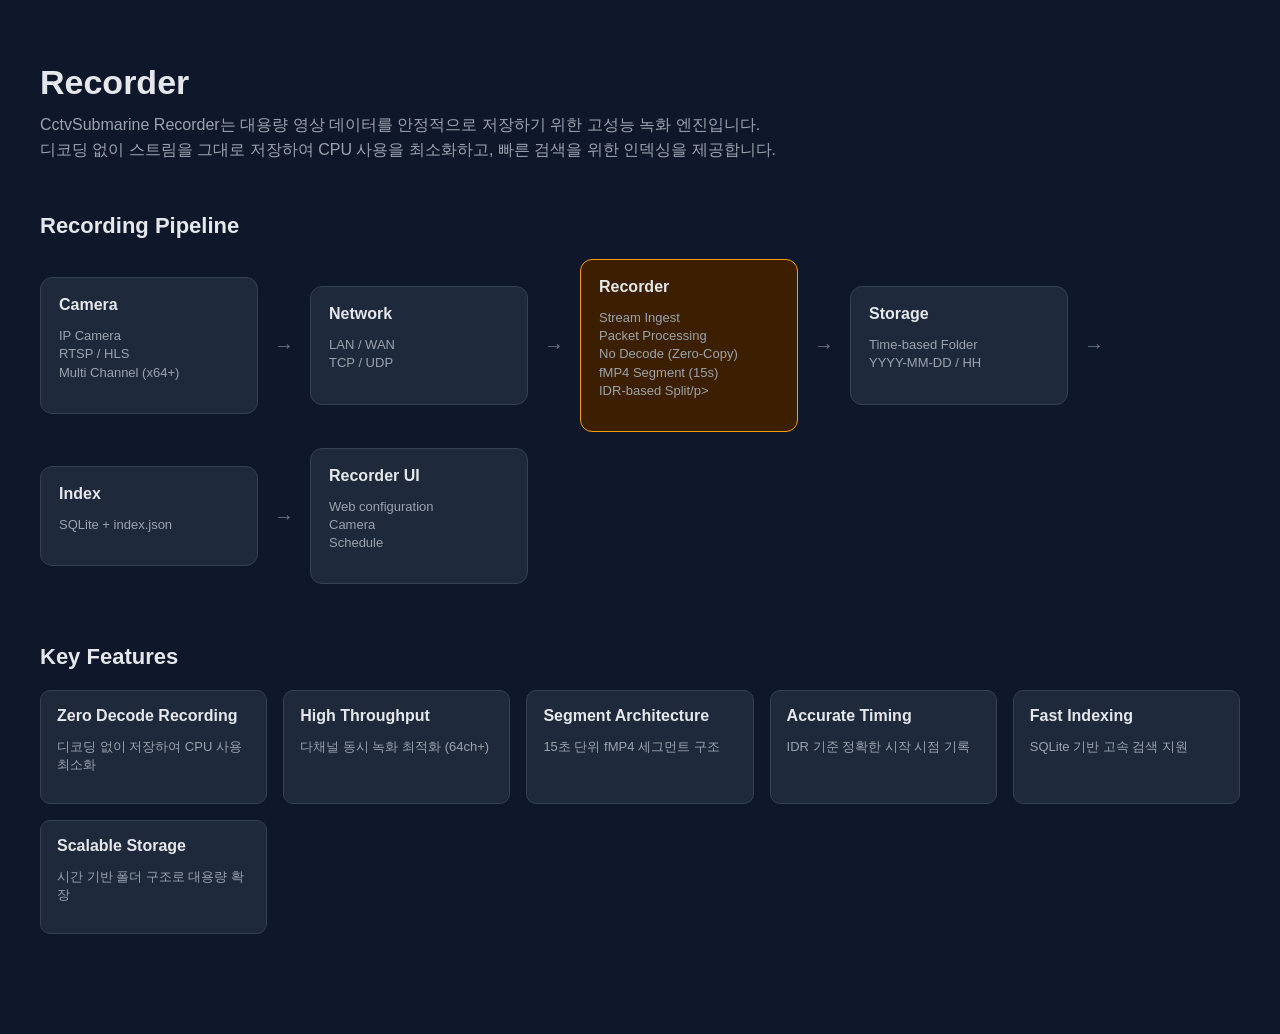
<file: sub/products-recorder.html>
<!DOCTYPE html>
<html lang="ko">
<head>
<meta charset="UTF-8">
<meta name="viewport" content="width=device-width, initial-scale=1.0">
<title>CctvSubmarine - Recorder</title>

<style>
body {
    margin: 0;
    font-family: 'Segoe UI', 'Pretendard', sans-serif;
    background: #0f172a;
    color: #e5e7eb;
}

/* container */
.container {
    max-width: 1200px;
    margin: 0 auto;
    padding: 40px 20px;
}

/* title */
h1 {
    font-size: 34px;
    margin-bottom: 10px;
}

.subtitle {
    color: #9ca3af;
    margin-bottom: 50px;
    line-height: 1.6;
}

/* section */
.section {
    margin-bottom: 60px;
}

.section-title {
    font-size: 22px;
    margin-bottom: 20px;
    font-weight: bold;
}

/* pipeline */
.pipeline {
    display: flex;
    flex-wrap: wrap;
    align-items: center;
    gap: 16px;
}

/* box */
.box {
    min-width: 180px;
    padding: 18px;
    border-radius: 12px;
    background: #1e293b;
    border: 1px solid #334155;
    transition: all 0.2s;
}

.box:hover {
    transform: translateY(-4px);
    border-color: #38bdf8;
}

.box h3 {
    margin: 0 0 8px;
    font-size: 16px;
}

.box p {
    font-size: 13px;
    color: #9ca3af;
    line-height: 1.4;
}

/* arrow */
.arrow {
    font-size: 20px;
    color: #64748b;
}

/* highlight (Recorder 핵심 강조) */
.box.highlight {
    border-color: #f59e0b;
    background: #3b1f00;
}

/* feature grid */
.features {
    display: grid;
    grid-template-columns: repeat(auto-fit, minmax(220px, 1fr));
    gap: 16px;
}

.feature {
    padding: 16px;
    border-radius: 10px;
    background: #1e293b;
    border: 1px solid #334155;
}

.feature h4 {
    margin: 0 0 8px;
}

.feature p {
    font-size: 13px;
    color: #9ca3af;
}
</style>

</head>
<body>

<div class="container">

    <!-- TITLE -->
    <h1>Recorder</h1>
    <div class="subtitle">
        CctvSubmarine Recorder는 대용량 영상 데이터를 안정적으로 저장하기 위한 고성능 녹화 엔진입니다.<br>
        디코딩 없이 스트림을 그대로 저장하여 CPU 사용을 최소화하고, 빠른 검색을 위한 인덱싱을 제공합니다.
    </div>

    <!-- PIPELINE -->
    <div class="section">
        <div class="section-title">Recording Pipeline</div>

        <div class="pipeline">

            <div class="box">
                <h3>Camera</h3>
                <p>IP Camera<br>RTSP / HLS<br>Multi Channel (x64+)</p>
            </div>

            <div class="arrow">→</div>

            <div class="box">
                <h3>Network</h3>
                <p>LAN / WAN<br>TCP / UDP</p>
            </div>

            <div class="arrow">→</div>

            <div class="box highlight">
                <h3>Recorder</h3>
                <p>Stream Ingest<br>Packet Processing<br>No Decode (Zero-Copy)<br>fMP4 Segment (15s)<br>IDR-based Split/p>
            </div>

            <div class="arrow">→</div>

            <div class="box">
                <h3>Storage</h3>
                <p>Time-based Folder<br>YYYY-MM-DD / HH</p>
            </div>

            <div class="arrow">→</div>

            <div class="box">
                <h3>Index</h3>
                <p>SQLite + index.json</p>
            </div>

            <div class="arrow">→</div>

            <div class="box">
                <h3>Recorder UI</h3>
                <p>Web configuration<br>Camera<br>Schedule</p>
            </div>

        </div>
    </div>

    <!-- FEATURES -->
    <div class="section">
        <div class="section-title">Key Features</div>

        <div class="features">

            <div class="feature">
                <h4>Zero Decode Recording</h4>
                <p>디코딩 없이 저장하여 CPU 사용 최소화</p>
            </div>

            <div class="feature">
                <h4>High Throughput</h4>
                <p>다채널 동시 녹화 최적화 (64ch+)</p>
            </div>

            <div class="feature">
                <h4>Segment Architecture</h4>
                <p>15초 단위 fMP4 세그먼트 구조</p>
            </div>

            <div class="feature">
                <h4>Accurate Timing</h4>
                <p>IDR 기준 정확한 시작 시점 기록</p>
            </div>

            <div class="feature">
                <h4>Fast Indexing</h4>
                <p>SQLite 기반 고속 검색 지원</p>
            </div>

            <div class="feature">
                <h4>Scalable Storage</h4>
                <p>시간 기반 폴더 구조로 대용량 확장</p>
            </div>

        </div>
    </div>

</div>

</body>
</html>

<script>
function sendHeight() {
    const height = document.body.scrollHeight;
    parent.postMessage({ 
        type: "resize", 
        source: "products-recorder",
        height: height 
    }, "*");
}

window.onload = sendHeight;
window.onresize = sendHeight;
</script>
</file>
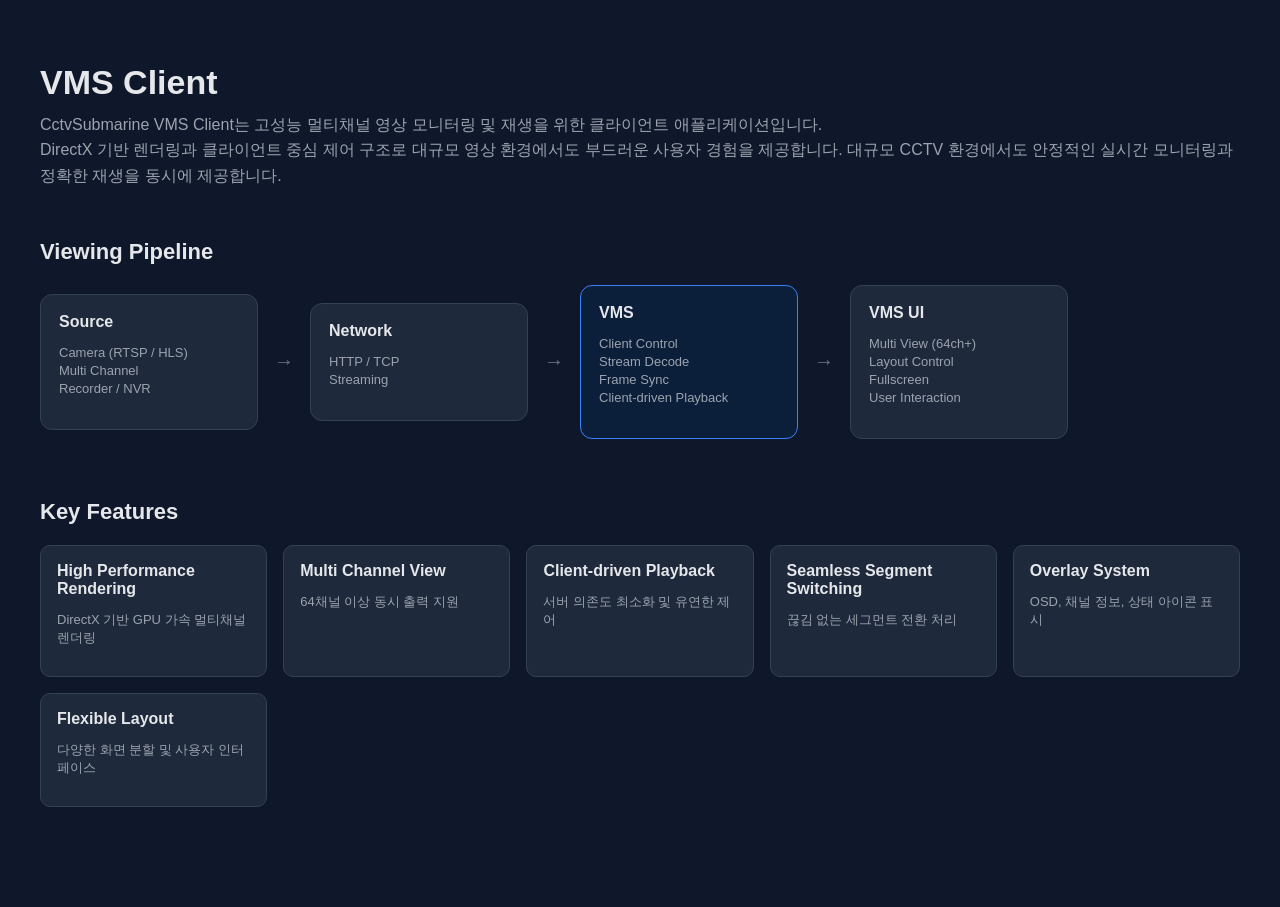
<file: sub/products-vms.html>
<!DOCTYPE html>
<html lang="ko">
<head>
<meta charset="UTF-8">
<meta name="viewport" content="width=device-width, initial-scale=1.0">
<title>CctvSubmarine - VMS Client</title>

<style>
body {
    margin: 0;
    font-family: 'Segoe UI', 'Pretendard', sans-serif;
    background: #0f172a;
    color: #e5e7eb;
}

/* container */
.container {
    max-width: 1200px;
    margin: 0 auto;
    padding: 40px 20px;
}

/* title */
h1 {
    font-size: 34px;
    margin-bottom: 10px;
}

.subtitle {
    color: #9ca3af;
    margin-bottom: 50px;
    line-height: 1.6;
}

/* section */
.section {
    margin-bottom: 60px;
}

.section-title {
    font-size: 22px;
    margin-bottom: 20px;
    font-weight: bold;
}

/* pipeline */
.pipeline {
    display: flex;
    flex-wrap: wrap;
    align-items: center;
    gap: 16px;
}

/* box */
.box {
    min-width: 180px;
    padding: 18px;
    border-radius: 12px;
    background: #1e293b;
    border: 1px solid #334155;
    transition: all 0.2s;
}

.box:hover {
    transform: translateY(-4px);
    border-color: #38bdf8;
}

.box h3 {
    margin: 0 0 8px;
    font-size: 16px;
}

.box p {
    font-size: 13px;
    color: #9ca3af;
    line-height: 1.4;
}

/* arrow */
.arrow {
    font-size: 20px;
    color: #64748b;
}

/* highlight (VMS 핵심 강조) */
.box.highlight {
    border-color: #3b82f6;
    background: #0b1f3a;
}

/* feature grid */
.features {
    display: grid;
    grid-template-columns: repeat(auto-fit, minmax(220px, 1fr));
    gap: 16px;
}

.feature {
    padding: 16px;
    border-radius: 10px;
    background: #1e293b;
    border: 1px solid #334155;
}

.feature h4 {
    margin: 0 0 8px;
}

.feature p {
    font-size: 13px;
    color: #9ca3af;
}
</style>

</head>
<body>

<div class="container">

    <!-- TITLE -->
    <h1>VMS Client</h1>
    <div class="subtitle">
        CctvSubmarine VMS Client는 고성능 멀티채널 영상 모니터링 및 재생을 위한 클라이언트 애플리케이션입니다.<br>
        DirectX 기반 렌더링과 클라이언트 중심 제어 구조로 대규모 영상 환경에서도 부드러운 사용자 경험을 제공합니다.
        대규모 CCTV 환경에서도 안정적인 실시간 모니터링과 정확한 재생을 동시에 제공합니다.
    </div>

    <!-- PIPELINE -->
    <div class="section">
        <div class="section-title">Viewing Pipeline</div>

        <div class="pipeline">

            <div class="box">
                <h3>Source</h3>
                <p>Camera (RTSP / HLS)<br>Multi Channel<br>Recorder / NVR</p>
           </div>

            <div class="arrow">→</div>

            <div class="box">
                <h3>Network</h3>
                <p>HTTP / TCP<br>Streaming</p>
            </div>

            <div class="arrow">→</div>

            <div class="box highlight">
                <h3>VMS</h3>
                <p>Client Control<br>Stream Decode<br>Frame Sync<br>Client-driven Playback</p>
            </div>

            <div class="arrow">→</div>

            <div class="box">
                <h3>VMS UI</h3>
                <p>Multi View (64ch+)<br>Layout Control<br>Fullscreen<br>User Interaction</p
>            </div>

        </div>
    </div>


    <!-- FEATURES -->
    <div class="section">
        <div class="section-title">Key Features</div>

        <div class="features">

            <div class="feature">
                <h4>High Performance Rendering</h4>
                <p>DirectX 기반 GPU 가속 멀티채널 렌더링</p>
            </div>

            <div class="feature">
                <h4>Multi Channel View</h4>
                <p>64채널 이상 동시 출력 지원</p>
            </div>

            <div class="feature">
                <h4>Client-driven Playback</h4>
                <p>서버 의존도 최소화 및 유연한 제어</p>
            </div>

            <div class="feature">
                <h4>Seamless Segment Switching</h4>
                <p>끊김 없는 세그먼트 전환 처리</p>
            </div>

            <div class="feature">
                <h4>Overlay System</h4>
                <p>OSD, 채널 정보, 상태 아이콘 표시</p>
            </div>

            <div class="feature">
                <h4>Flexible Layout</h4>
                <p>다양한 화면 분할 및 사용자 인터페이스</p>
            </div>

        </div>
    </div>

</div>

</body>
</html>


<script>
function sendHeight() {
    const height = document.body.scrollHeight;
    parent.postMessage({ 
        type: "resize", 
        source: "products-vms",
        height: height 
    }, "*");
}

window.onload = sendHeight;
window.onresize = sendHeight;
</script>
</file>
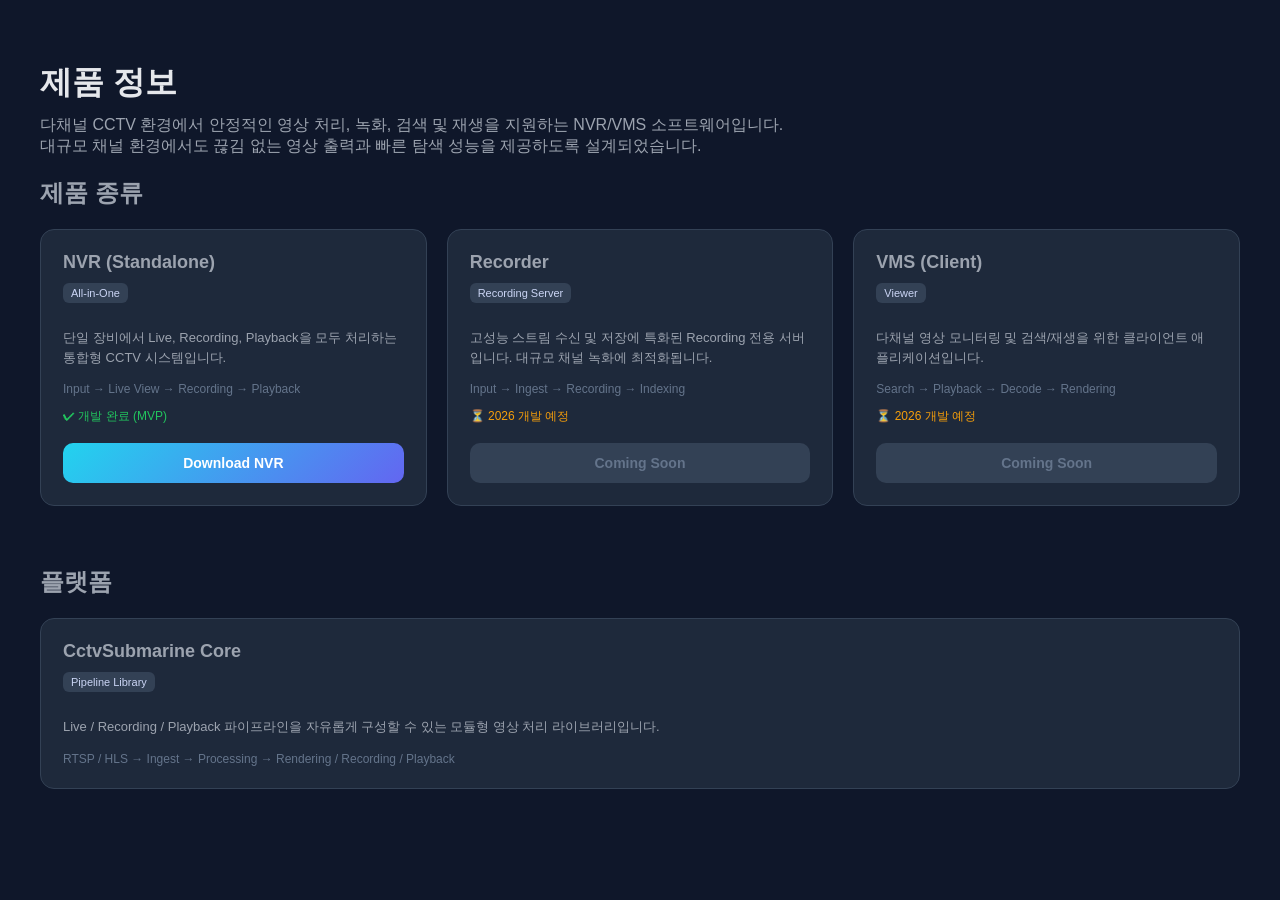
<file: sub/products.html>
<!DOCTYPE html>
<html lang="ko">
<head>
<meta charset="UTF-8">
<meta name="viewport" content="width=device-width, initial-scale=1.0">
<title>CctvSubmarine - Products</title>

<style>
body {
    margin: 0;
    font-family: 'Segoe UI', 'Pretendard', sans-serif;
    background: #0f172a;
    color: #e5e7eb;
}

.container {
    max-width: 1200px;
    margin: 0 auto;
    padding: 40px 20px;
}

h1 {
    font-size: 32px;
    margin-bottom: 10px;
}

.subtitle {
    color: #9ca3af;
    margin-bottom: 40px;
}

/* section */
.section {
    margin-bottom: 60px;
}

/* cards */
/*
.product-grid {
    display: grid;
    grid-template-columns: repeat(auto-fit, minmax(260px, 1fr));
    gap: 20px;
}
*/
.product-grid {
    display: grid;
    grid-template-columns: repeat(3, 1fr);
    gap: 20px;
}

@media (max-width: 900px) {
    .product-grid {
        grid-template-columns: repeat(2, 1fr);
    }
}

@media (max-width: 500px) {
    .product-grid {
        grid-template-columns: 1fr;
    }
}

/* card */
.card {
    background: #1e293b;
    border: 1px solid #334155;
    border-radius: 14px;
    padding: 22px;
    transition: all 0.25s;
}

.card:hover {
    transform: translateY(-6px);
    border-color: #38bdf8;
}

.card h3 {
    margin: 0 0 10px;
    font-size: 18px;
}

.card .tag {
    display: inline-block;
    font-size: 11px;
    padding: 4px 8px;
    border-radius: 6px;
    margin-bottom: 12px;
    background: #334155;
    color: #cbd5f5;
}

.card p {
    font-size: 13px;
    color: #9ca3af;
    line-height: 1.5;
}

/* status */
.status {
    margin-top: 12px;
    font-size: 12px;
}

.status.done {
    color: #22c55e;
}

.status.progress {
    color: #f59e0b;
}

/* pipeline hint */
.pipeline {
    margin-top: 15px;
    font-size: 12px;
    color: #64748b;
}

/* mini download section */
.download-mini {
    margin-top: 18px;
}

/* 공통 버튼 */
.download-btn {
    display: block;
    width: 100%;
    text-align: center;
    padding: 12px 0;
    border-radius: 10px;
    font-size: 14px;
    font-weight: 600;
    text-decoration: none;
    transition: all 0.25s ease;
}

/* 활성 다운로드 버튼 */
.download-btn:not(.disabled) {
    background: linear-gradient(135deg, #22d3ee, #6366f1);
    color: white;
}

.download-btn:not(.disabled):hover {
    transform: translateY(-2px);
    box-shadow: 0 8px 20px rgba(0,0,0,0.35);
}

/* 비활성 */
.download-btn.disabled {
    background: #334155;
    color: #64748b;
    pointer-events: none;
}

</style>

</head>
<body>

<div class="container">

    <h1>제품 정보</h1>
    <div class="subtitle">
    다채널 CCTV 환경에서 안정적인 영상 처리, 녹화, 검색 및 재생을 지원하는 NVR/VMS 소프트웨어입니다.<br>
    대규모 채널 환경에서도 끊김 없는 영상 출력과 빠른 탐색 성능을 제공하도록 설계되었습니다.
    <!-- PRODUCTS -->
    <div class="section">
        <h2>제품 종류</h2>

        <div class="product-grid">

            <!-- NVR -->
            <div class="card">
                <h3>NVR (Standalone)</h3>
                <div class="tag">All-in-One</div>

                <p>
                    단일 장비에서 Live, Recording, Playback을 모두 처리하는
                    통합형 CCTV 시스템입니다.
                </p>

                <div class="pipeline">
                    Input → Live View → Recording → Playback
                </div>

                <div class="status done">
                    ✔ 개발 완료 (MVP)
                </div>

                <div class="download-mini">
                    <!-- 
                    <a class="btn download-btn" href="/downloads/nvr.zip"> 
                        Download NVR
                    </a>
                    -->

                    <a class="btn download-btn" href="#" onclick="showPreparing(); return false;">
                        Download NVR
                    </a>                    
                </div>

            </div>

            <!-- RECORDER -->
            <div class="card">
                <h3>Recorder</h3>
                <div class="tag">Recording Server</div>

                <p>
                    고성능 스트림 수신 및 저장에 특화된 Recording 전용 서버입니다.
                    대규모 채널 녹화에 최적화됩니다.
                </p>

                <div class="pipeline">
                    Input → Ingest → Recording → Indexing
                </div>

                <div class="status progress">
                    ⏳ 2026 개발 예정
                </div>

                <div class="download-mini">
                    <a class="btn download-btn disabled" href="#">
                        Coming Soon
                    </a>
                </div>                
            </div>

            <!-- VMS -->
            <div class="card">
                <h3>VMS (Client)</h3>
                <div class="tag">Viewer</div>

                <p>
                    다채널 영상 모니터링 및 검색/재생을 위한 클라이언트 애플리케이션입니다.
                </p>

                <div class="pipeline">
                    Search → Playback → Decode → Rendering
                </div>

                <div class="status progress">
                    ⏳ 2026 개발 예정
                </div>

                <div class="download-mini">
                    <a class="btn download-btn disabled" href="#">
                        Coming Soon
                    </a>
                </div>                
            </div>



        </div>
    </div>

    <!-- PLATFORM -->
    <div class="section">
        <h2>플랫폼</h2>

        <div class="card">
            <h3>CctvSubmarine Core</h3>
            <div class="tag">Pipeline Library</div>

            <p>
                Live / Recording / Playback 파이프라인을 자유롭게 구성할 수 있는
                모듈형 영상 처리 라이브러리입니다.
            </p>

            <div class="pipeline">
                RTSP / HLS → Ingest → Processing → Rendering / Recording / Playback
            </div>
        </div>
    </div>

</div>

</body>
</html>


<script>
function sendHeight() {
    const height = document.body.scrollHeight;
    parent.postMessage({ 
        type: "resize", 
        source: "products",
        height: height 
    }, "*");
}

window.onload = sendHeight;
window.onresize = sendHeight;
</script>

<script>
function showPreparing() {
    alert("NVR 다운로드는 현재 준비중입니다.\n조금만 기다려 주세요.");
}
</script>
</file>
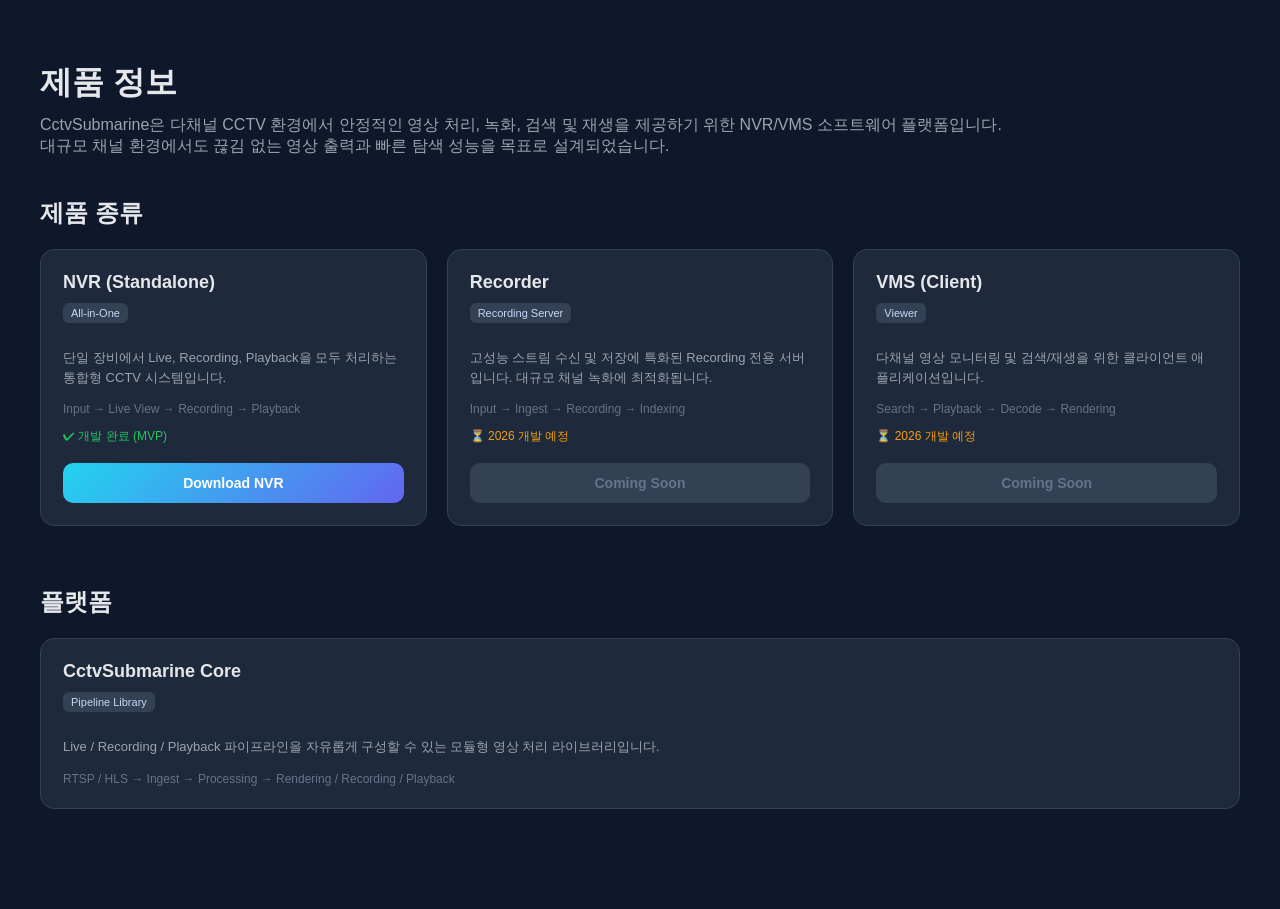
<file: root/sub/products.html>
<!DOCTYPE html>
<html lang="ko">
<head>
<meta charset="UTF-8">
<meta name="viewport" content="width=device-width, initial-scale=1.0">
<title>CctvSubmarine - Products</title>

<style>
body {
    margin: 0;
    font-family: 'Segoe UI', 'Pretendard', sans-serif;
    background: #0f172a;
    color: #e5e7eb;
}

.container {
    max-width: 1200px;
    margin: 0 auto;
    padding: 40px 20px;
}

h1 {
    font-size: 32px;
    margin-bottom: 10px;
}

.subtitle {
    color: #9ca3af;
    margin-bottom: 40px;
}

/* section */
.section {
    margin-bottom: 60px;
}

/* cards */
.product-grid {
    display: grid;
    grid-template-columns: repeat(auto-fit, minmax(260px, 1fr));
    gap: 20px;
}

/* card */
.card {
    background: #1e293b;
    border: 1px solid #334155;
    border-radius: 14px;
    padding: 22px;
    transition: all 0.25s;
}

.card:hover {
    transform: translateY(-6px);
    border-color: #38bdf8;
}

.card h3 {
    margin: 0 0 10px;
    font-size: 18px;
}

.card .tag {
    display: inline-block;
    font-size: 11px;
    padding: 4px 8px;
    border-radius: 6px;
    margin-bottom: 12px;
    background: #334155;
    color: #cbd5f5;
}

.card p {
    font-size: 13px;
    color: #9ca3af;
    line-height: 1.5;
}

/* status */
.status {
    margin-top: 12px;
    font-size: 12px;
}

.status.done {
    color: #22c55e;
}

.status.progress {
    color: #f59e0b;
}

/* pipeline hint */
.pipeline {
    margin-top: 15px;
    font-size: 12px;
    color: #64748b;
}

/* mini download section */
.download-mini {
    margin-top: 18px;
}

/* 공통 버튼 */
.download-btn {
    display: block;
    width: 100%;
    text-align: center;
    padding: 12px 0;
    border-radius: 10px;
    font-size: 14px;
    font-weight: 600;
    text-decoration: none;
    transition: all 0.25s ease;
}

/* 활성 다운로드 버튼 */
.download-btn:not(.disabled) {
    background: linear-gradient(135deg, #22d3ee, #6366f1);
    color: white;
}

.download-btn:not(.disabled):hover {
    transform: translateY(-2px);
    box-shadow: 0 8px 20px rgba(0,0,0,0.35);
}

/* 비활성 */
.download-btn.disabled {
    background: #334155;
    color: #64748b;
    pointer-events: none;
}

</style>

</head>
<body>

<div class="container">

    <h1>제품 정보</h1>
    <div class="subtitle">
        CctvSubmarine은 다채널 CCTV 환경에서 안정적인 영상 처리, 녹화, 검색 및 재생을 제공하기 위한 NVR/VMS 소프트웨어 플랫폼입니다.<br>
        대규모 채널 환경에서도 끊김 없는 영상 출력과 빠른 탐색 성능을 목표로 설계되었습니다.    </div>

    <!-- PRODUCTS -->
    <div class="section">
        <h2>제품 종류</h2>

        <div class="product-grid">

            <!-- NVR -->
            <div class="card">
                <h3>NVR (Standalone)</h3>
                <div class="tag">All-in-One</div>

                <p>
                    단일 장비에서 Live, Recording, Playback을 모두 처리하는
                    통합형 CCTV 시스템입니다.
                </p>

                <div class="pipeline">
                    Input → Live View → Recording → Playback
                </div>

                <div class="status done">
                    ✔ 개발 완료 (MVP)
                </div>

                <div class="download-mini">
                    <a class="btn download-btn" href="/downloads/nvr.zip">
                        Download NVR
                    </a>
                </div>

            </div>

            <!-- RECORDER -->
            <div class="card">
                <h3>Recorder</h3>
                <div class="tag">Recording Server</div>

                <p>
                    고성능 스트림 수신 및 저장에 특화된 Recording 전용 서버입니다.
                    대규모 채널 녹화에 최적화됩니다.
                </p>

                <div class="pipeline">
                    Input → Ingest → Recording → Indexing
                </div>

                <div class="status progress">
                    ⏳ 2026 개발 예정
                </div>

                <div class="download-mini">
                    <a class="btn download-btn disabled" href="#">
                        Coming Soon
                    </a>
                </div>                
            </div>

            <!-- VMS -->
            <div class="card">
                <h3>VMS (Client)</h3>
                <div class="tag">Viewer</div>

                <p>
                    다채널 영상 모니터링 및 검색/재생을 위한 클라이언트 애플리케이션입니다.
                </p>

                <div class="pipeline">
                    Search → Playback → Decode → Rendering
                </div>

                <div class="status progress">
                    ⏳ 2026 개발 예정
                </div>

                <div class="download-mini">
                    <a class="btn download-btn disabled" href="#">
                        Coming Soon
                    </a>
                </div>                
            </div>

        </div>
    </div>

    <!-- PLATFORM -->
    <div class="section">
        <h2>플랫폼</h2>

        <div class="card">
            <h3>CctvSubmarine Core</h3>
            <div class="tag">Pipeline Library</div>

            <p>
                Live / Recording / Playback 파이프라인을 자유롭게 구성할 수 있는
                모듈형 영상 처리 라이브러리입니다.
            </p>

            <div class="pipeline">
                RTSP / HLS → Ingest → Processing → Rendering / Recording / Playback
            </div>
        </div>
    </div>

</div>

</body>
</html>


<script>
function sendHeight() {
    const height = document.body.scrollHeight;
    parent.postMessage({ 
        type: "resize", 
        source: "products",
        height: height 
    }, "*");
}

window.onload = sendHeight;
window.onresize = sendHeight;
</script>
</file>
<file: style.css>
body {
margin: 0;
font-family: 'Segoe UI', sans-serif;
background: #0f172a;
color: #e5e7eb;
line-height: 1.6;
}

header {
text-align: center;
padding: 50px 20px;
background: #020617;
}

.subtitle {
color: #94a3b8;
font-size: 14px;
}

.intro {
text-align: center;
padding: 30px 20px;
color: #cbd5f5;
}

.hero {
position: relative;
padding: 120px 20px;
text-align: center;
background: radial-gradient(circle at center, #1e293b, #020617);
}

.hero-title {
font-size: 48px;
font-weight: bold;
background: linear-gradient(90deg, #38bdf8, #6366f1);
-webkit-background-clip: text;
-webkit-text-fill-color: transparent;
}

.hero-desc {
margin-top: 20px;
color: #cbd5f5;
font-size: 18px;
}

.hero-buttons {
margin-top: 30px;
}

.features {
padding: 60px 20px;
}

.features .grid {
display: grid;
grid-template-columns: repeat(auto-fit, minmax(220px, 1fr));
gap: 20px;
}

.features div {
background: #111827;
padding: 25px;
border-radius: 14px;
transition: all 0.3s ease;
border: 1px solid transparent;
}

.features div:hover {
transform: translateY(-6px);
border: 1px solid #3b82f6;
box-shadow: 0 0 25px rgba(59,130,246,0.4);
}

.tagline {
text-align: center;
color: #64748b;
margin-top: 20px;
font-size: 14px;
}

.screenshots {
padding: 60px 20px;
text-align: center;
}

.shot-grid {
display: grid;
grid-template-columns: repeat(auto-fit, minmax(250px, 1fr));
gap: 15px;
max-width: 900px;
margin: auto;
}

.shot-grid img {
width: 100%;
border-radius: 12px;
}

.video {
padding: 60px 20px;
text-align: center;
}

.video-wrapper {
position: relative;
padding-bottom: 56.25%;
height: 0;
max-width: 800px;
margin: auto;
}

.video-wrapper iframe {
position: absolute;
width: 100%;
height: 100%;
left: 0;
top: 0;
}

.download {
text-align: center;
padding: 70px 20px;
}

.download-box {
display: flex;
gap: 20px;
justify-content: center;
flex-wrap: wrap;
}

.download-box div {
background: #111827;
padding: 25px;
border-radius: 12px;
width: 250px;
}

.btn {
display: inline-block;
padding: 14px 28px;
color: white;
text-decoration: none;
border-radius: 10px;
margin-top: 20px;
font-weight: bold;
}

.btn.primary {
background: linear-gradient(90deg, #3b82f6, #6366f1);
box-shadow: 0 0 20px rgba(99,102,241,0.5);
}

.btn.secondary {
background: transparent;
border: 1px solid #334155;
}

.download-btn {
background: linear-gradient(90deg, #10b981, #22c55e);
box-shadow: 0 0 20px rgba(16,185,129,0.5);
}

footer {
text-align: center;
padding: 20px;
background: #020617;
color: #94a3b8;
}

.main-ui {
margin-top: 30px;
display: flex;
justify-content: center;
}

.main-ui img {
width: 90%;
max-width: 1000px;
border-radius: 12px;
border: 1px solid #1f2937;
box-shadow: 0 20px 60px rgba(0,0,0,0.6);
}

.architecture {
    padding: 60px 20px;
    text-align: center;
}


/* architecture section */
.architecture-frame {
    margin-top: 20px;
    width: 100%;
    max-width: 1200px;
    margin-left: auto;
    margin-right: auto;
    border-radius: 12px;
    overflow: hidden;
    border: 1px solid #1f2937;
    box-shadow: 0 20px 60px rgba(0,0,0,0.6);
}


.architecture-frame iframe {
    width: 100%;
    border: none;
    overflow: hidden;
}


/* products section */
.products {
    padding: 60px 20px;
    text-align: center;
}


.products-frame {
    margin-top: 20px;
    width: 100%;
    max-width: 1200px;
    margin-left: auto;
    margin-right: auto;
    border-radius: 12px;
    overflow: hidden;
    border: 1px solid #1f2937;
    box-shadow: 0 20px 60px rgba(0,0,0,0.6);
}

.products-frame iframe {
    width: 100%;
    border: none;
    overflow: hidden;
}

/* products-nvr section */
.products-nvr {
    padding: 60px 20px;
    text-align: center;
}
.products-nvr-frame {
    margin-top: 20px;
    width: 100%;
    max-width: 1200px;
    margin-left: auto;
    margin-right: auto;
    border-radius: 12px;
    overflow: hidden;
    border: 1px solid #1f2937;
    box-shadow: 0 20px 60px rgba(0,0,0,0.6);
}
.products-nvr-frame iframe {
    width: 100%;
    border: none;
    overflow: hidden;
}

/* products-recorder section */
.products-recorder {
    padding: 60px 20px;
    text-align: center;
}
.products-recorder-frame {
    margin-top: 20px;
    width: 100%;
    max-width: 1200px;
    margin-left: auto;
    margin-right: auto;
    border-radius: 12px;
    overflow: hidden;
    border: 1px solid #1f2937;
    box-shadow: 0 20px 60px rgba(0,0,0,0.6);
}
.products-recorder-frame iframe {
    width: 100%;
    border: none;
    overflow: hidden;
}

/* products-vms section */
.products-vms {
    padding: 60px 20px;
    text-align: center;
}
.products-vms-frame {
    margin-top: 20px;
    width: 100%;
    max-width: 1200px;
    margin-left: auto;
    margin-right: auto;
    border-radius: 12px;
    overflow: hidden;
    border: 1px solid #1f2937;
    box-shadow: 0 20px 60px rgba(0,0,0,0.6);
}
.products-vms-frame iframe {
    width: 100%;
    border: none;
    overflow: hidden;
}
</file>
<file: root/style.css>
body {
margin: 0;
font-family: 'Segoe UI', sans-serif;
background: #0f172a;
color: #e5e7eb;
line-height: 1.6;
}

header {
text-align: center;
padding: 50px 20px;
background: #020617;
}

.subtitle {
color: #94a3b8;
font-size: 14px;
}

.intro {
text-align: center;
padding: 30px 20px;
color: #cbd5f5;
}

.hero {
position: relative;
padding: 120px 20px;
text-align: center;
background: radial-gradient(circle at center, #1e293b, #020617);
}

.hero-title {
font-size: 48px;
font-weight: bold;
background: linear-gradient(90deg, #38bdf8, #6366f1);
-webkit-background-clip: text;
-webkit-text-fill-color: transparent;
}

.hero-desc {
margin-top: 20px;
color: #cbd5f5;
font-size: 18px;
}

.hero-buttons {
margin-top: 30px;
}

.features {
padding: 60px 20px;
}

.features .grid {
display: grid;
grid-template-columns: repeat(auto-fit, minmax(220px, 1fr));
gap: 20px;
}

.features div {
background: #111827;
padding: 25px;
border-radius: 14px;
transition: all 0.3s ease;
border: 1px solid transparent;
}

.features div:hover {
transform: translateY(-6px);
border: 1px solid #3b82f6;
box-shadow: 0 0 25px rgba(59,130,246,0.4);
}

.tagline {
text-align: center;
color: #64748b;
margin-top: 20px;
font-size: 14px;
}

.screenshots {
padding: 60px 20px;
text-align: center;
}

.shot-grid {
display: grid;
grid-template-columns: repeat(auto-fit, minmax(250px, 1fr));
gap: 15px;
max-width: 900px;
margin: auto;
}

.shot-grid img {
width: 100%;
border-radius: 12px;
}

.video {
padding: 60px 20px;
text-align: center;
}

.video-wrapper {
position: relative;
padding-bottom: 56.25%;
height: 0;
max-width: 800px;
margin: auto;
}

.video-wrapper iframe {
position: absolute;
width: 100%;
height: 100%;
left: 0;
top: 0;
}

.download {
text-align: center;
padding: 70px 20px;
}

.download-box {
display: flex;
gap: 20px;
justify-content: center;
flex-wrap: wrap;
}

.download-box div {
background: #111827;
padding: 25px;
border-radius: 12px;
width: 250px;
}

.btn {
display: inline-block;
padding: 14px 28px;
color: white;
text-decoration: none;
border-radius: 10px;
margin-top: 20px;
font-weight: bold;
}

.btn.primary {
background: linear-gradient(90deg, #3b82f6, #6366f1);
box-shadow: 0 0 20px rgba(99,102,241,0.5);
}

.btn.secondary {
background: transparent;
border: 1px solid #334155;
}

.download-btn {
background: linear-gradient(90deg, #10b981, #22c55e);
box-shadow: 0 0 20px rgba(16,185,129,0.5);
}

footer {
text-align: center;
padding: 20px;
background: #020617;
color: #94a3b8;
}

.main-ui {
margin-top: 30px;
display: flex;
justify-content: center;
}

.main-ui img {
width: 90%;
max-width: 1000px;
border-radius: 12px;
border: 1px solid #1f2937;
box-shadow: 0 20px 60px rgba(0,0,0,0.6);
}

.architecture {
    padding: 60px 20px;
    text-align: center;
}


/* architecture section */
.architecture-frame {
    margin-top: 20px;
    width: 100%;
    max-width: 1200px;
    margin-left: auto;
    margin-right: auto;
    border-radius: 12px;
    overflow: hidden;
    border: 1px solid #1f2937;
    box-shadow: 0 20px 60px rgba(0,0,0,0.6);
}


.architecture-frame iframe {
    width: 100%;
    border: none;
    overflow: hidden;
}


/* products section */
.products {
    padding: 60px 20px;
    text-align: center;
}


.products-frame {
    margin-top: 20px;
    width: 100%;
    max-width: 1200px;
    margin-left: auto;
    margin-right: auto;
    border-radius: 12px;
    overflow: hidden;
    border: 1px solid #1f2937;
    box-shadow: 0 20px 60px rgba(0,0,0,0.6);
}

.products-frame iframe {
    width: 100%;
    border: none;
    overflow: hidden;
}

/* products-nvr section */
.products-nvr {
    padding: 60px 20px;
    text-align: center;
}
.products-nvr-frame {
    margin-top: 20px;
    width: 100%;
    max-width: 1200px;
    margin-left: auto;
    margin-right: auto;
    border-radius: 12px;
    overflow: hidden;
    border: 1px solid #1f2937;
    box-shadow: 0 20px 60px rgba(0,0,0,0.6);
}
.products-nvr-frame iframe {
    width: 100%;
    border: none;
    overflow: hidden;
}

/* products-recorder section */
.products-recorder {
    padding: 60px 20px;
    text-align: center;
}
.products-recorder-frame {
    margin-top: 20px;
    width: 100%;
    max-width: 1200px;
    margin-left: auto;
    margin-right: auto;
    border-radius: 12px;
    overflow: hidden;
    border: 1px solid #1f2937;
    box-shadow: 0 20px 60px rgba(0,0,0,0.6);
}
.products-recorder-frame iframe {
    width: 100%;
    border: none;
    overflow: hidden;
}

/* products-vms section */
.products-vms {
    padding: 60px 20px;
    text-align: center;
}
.products-vms-frame {
    margin-top: 20px;
    width: 100%;
    max-width: 1200px;
    margin-left: auto;
    margin-right: auto;
    border-radius: 12px;
    overflow: hidden;
    border: 1px solid #1f2937;
    box-shadow: 0 20px 60px rgba(0,0,0,0.6);
}
.products-vms-frame iframe {
    width: 100%;
    border: none;
    overflow: hidden;
}
</file>
